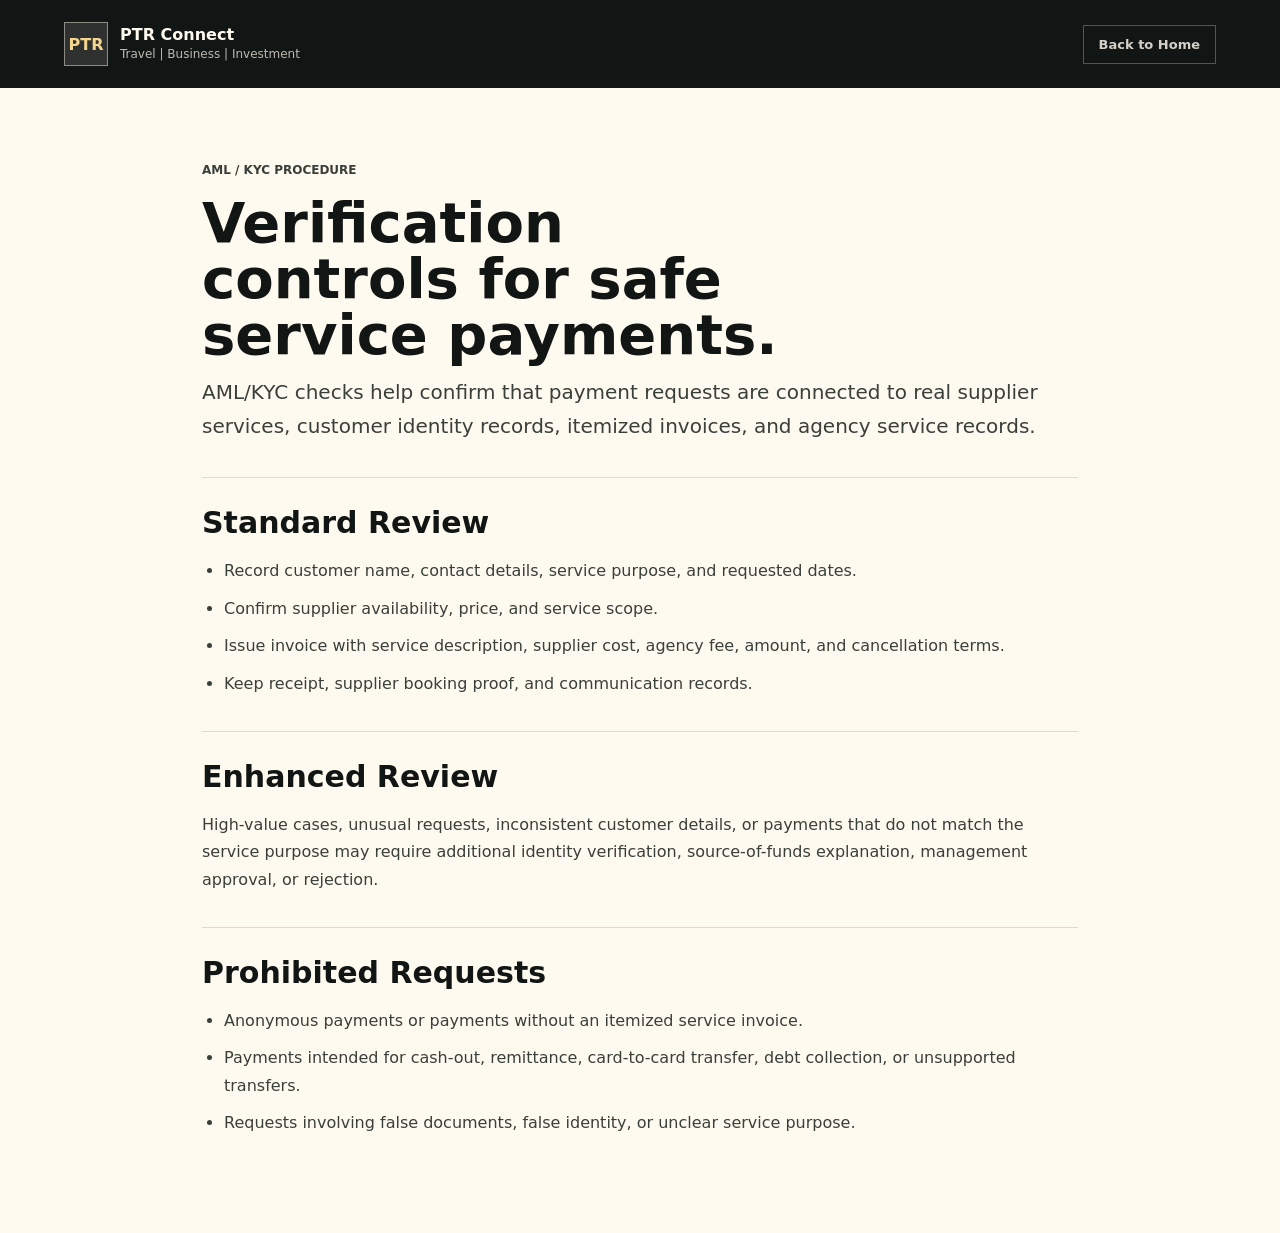
<file: aml-kyc.html>
<!doctype html>
<html lang="en">
  <head>
    <meta charset="utf-8" />
    <meta name="viewport" content="width=device-width, initial-scale=1" />
    <title>AML / KYC Procedure | PTR Connect</title>
    <link rel="stylesheet" href="./styles.css" />
  </head>
  <body class="policy-page">
    <header class="policy-header">
      <a class="brand" href="./index.html">
        <span class="brand-mark">PTR</span>
        <span><strong>PTR Connect</strong><small>Travel | Business | Investment</small></span>
      </a>
      <a class="policy-home" href="./index.html">Back to Home</a>
    </header>
    <main class="policy-shell">
      <p class="eyebrow">AML / KYC Procedure</p>
      <h1>Verification controls for safe service payments.</h1>
      <p class="policy-lead">
        AML/KYC checks help confirm that payment requests are connected to real supplier services,
        customer identity records, itemized invoices, and agency service records.
      </p>

      <section>
        <h2>Standard Review</h2>
        <ul>
          <li>Record customer name, contact details, service purpose, and requested dates.</li>
          <li>Confirm supplier availability, price, and service scope.</li>
          <li>Issue invoice with service description, supplier cost, agency fee, amount, and cancellation terms.</li>
          <li>Keep receipt, supplier booking proof, and communication records.</li>
        </ul>
      </section>

      <section>
        <h2>Enhanced Review</h2>
        <p>
          High-value cases, unusual requests, inconsistent customer details, or payments that do not
          match the service purpose may require additional identity verification, source-of-funds
          explanation, management approval, or rejection.
        </p>
      </section>

      <section>
        <h2>Prohibited Requests</h2>
        <ul>
          <li>Anonymous payments or payments without an itemized service invoice.</li>
          <li>Payments intended for cash-out, remittance, card-to-card transfer, debt collection, or unsupported transfers.</li>
          <li>Requests involving false documents, false identity, or unclear service purpose.</li>
        </ul>
      </section>
    </main>
  </body>
</html>
</file>
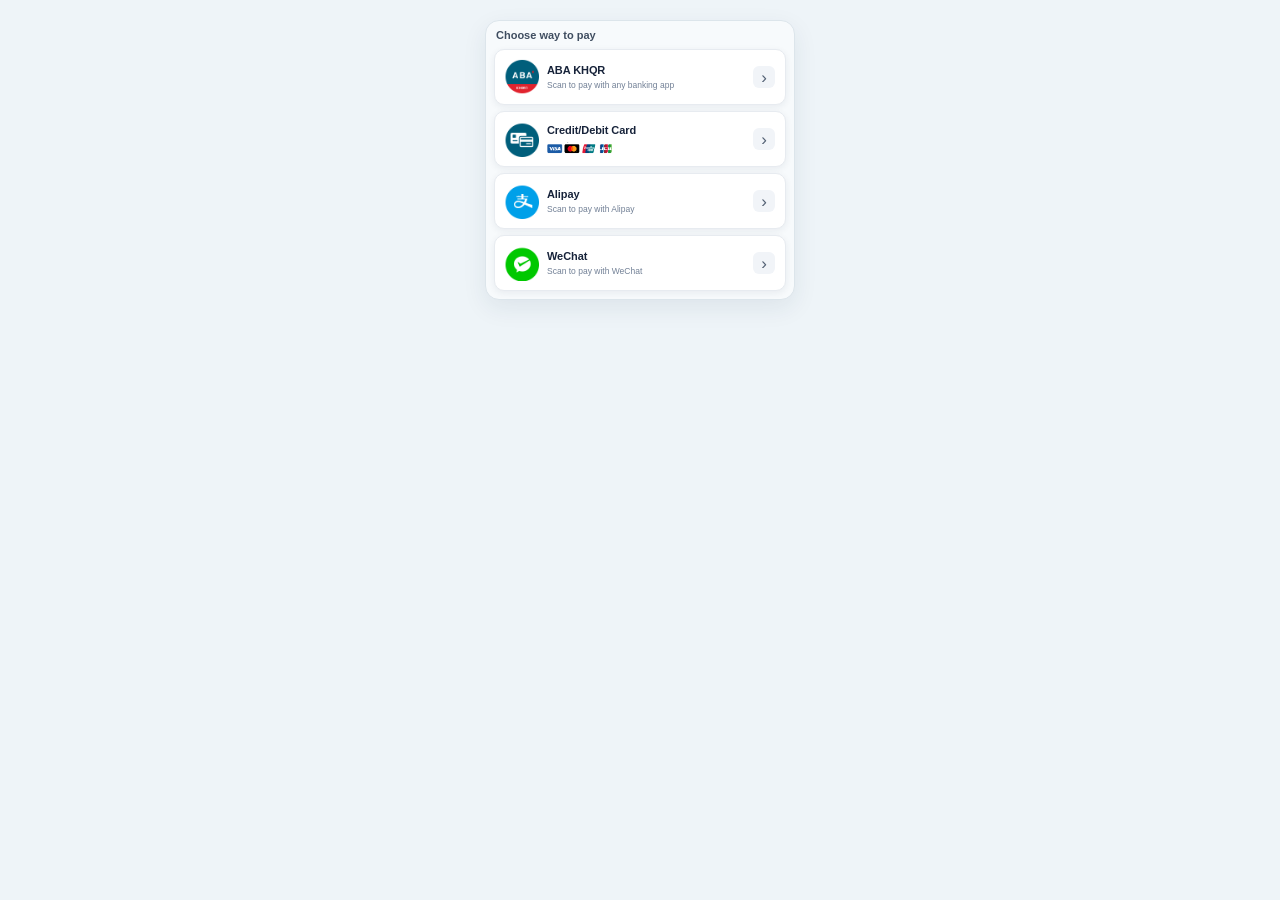
<file: checkout-reference.html>
<!doctype html>
<html lang="en">
<head>
<meta charset="utf-8">
<meta name="viewport" content="width=device-width, initial-scale=1">
<title>PTR Connect — ABA Payment Selector UI</title>
<style>
:root{
  --ink:#17233a;
  --muted:#728096;
  --soft:#f1f4f8;
  --border:#e7ebf0;
  --page:#eef4f8;
  --selected:#00a7bd;
}
*{box-sizing:border-box}
body{
  margin:0;
  background:var(--page);
  color:var(--ink);
  font-family:Inter,"SF Pro Text","Segoe UI",Arial,sans-serif;
  -webkit-font-smoothing:antialiased;
}
.wrap{
  width:min(calc(100% - 20px), 310px);
  margin:20px auto;
  padding:8px;
  border:1px solid #dce5eb;
  border-radius:14px;
  background:#f7fafc;
  box-shadow:0 8px 24px rgba(23,49,77,.08);
}
.title{
  margin:0 2px 8px;
  color:#3f4d60;
  font-size:11px;
  font-weight:600;
}
.selector{
  display:flex;
  flex-direction:column;
  gap:6px;
}
.method{
  width:100%;
  min-height:56px;
  display:grid;
  grid-template-columns:36px minmax(0,1fr) 24px;
  align-items:center;
  gap:8px;
  padding:6px 8px;
  background:#fff;
  border:1px solid var(--border);
  border-radius:10px;
  box-shadow:0 2px 7px rgba(24,45,70,.07);
  text-align:left;
  color:inherit;
  cursor:pointer;
  transition:border-color .15s ease,box-shadow .15s ease,transform .15s ease;
}
.method:hover{
  border-color:#cdd8e2;
  transform:translateY(-1px);
}
.method[aria-pressed="true"]{
  border-color:var(--border);
  box-shadow:0 2px 7px rgba(24,45,70,.07);
}
.icon{
  width:36px;
  height:36px;
  display:grid;
  place-items:center;
}
.icon img{
  max-width:100%;
  max-height:100%;
  width:auto;
  height:auto;
  object-fit:contain;
  display:block;
}
.copy{
  min-width:0;
}
.copy b{
  display:block;
  font-size:11px;
  line-height:1.2;
  font-weight:700;
  letter-spacing:-.08px;
}
.copy p{
  margin:3px 0 0;
  font-size:8.5px;
  line-height:1.25;
  color:var(--muted);
}
.brands{
  display:block;
  margin-top:4px;
}
.brands img{
  height:12px;
  width:auto;
  max-width:100%;
  object-fit:contain;
  display:block;
}
.arrow{
  width:22px;
  height:22px;
  display:grid;
  place-items:center;
  background:var(--soft);
  border-radius:6px;
  color:#536174;
  font-size:17px;
  line-height:1;
  font-weight:500;
}
.note{
  display:none;
}
@media(max-width:560px){
  body{background:#f7fafc}
  .wrap{width:100%;max-width:310px;margin:0 auto;padding:8px;border:0;border-radius:0;box-shadow:none}
}
</style>
</head>
<body>
<main class="wrap">
  <h1 class="title">Choose way to pay</h1>
  <section class="selector" aria-label="Payment methods">

    <button class="method" type="button" data-method="ABA KHQR" aria-pressed="true">
      <span class="icon"><img src="[data-uri]" alt="ABA KHQR"></span>
      <span class="copy">
        <b>ABA KHQR</b>
        <p>Scan to pay with any banking app</p>
      </span>
      <span class="arrow">›</span>
    </button>

    <button class="method" type="button" data-method="Credit/Debit Card" aria-pressed="false">
      <span class="icon"><img src="[data-uri]" alt="Credit and debit card"></span>
      <span class="copy">
        <b>Credit/Debit Card</b>
        <span class="brands"><img src="[data-uri]" alt="Visa Mastercard UnionPay JCB"></span>
      </span>
      <span class="arrow">›</span>
    </button>

    <button class="method" type="button" data-method="Alipay" aria-pressed="false">
      <span class="icon"><img src="[data-uri]" alt="Alipay"></span>
      <span class="copy">
        <b>Alipay</b>
        <p>Scan to pay with Alipay</p>
      </span>
      <span class="arrow">›</span>
    </button>

    <button class="method" type="button" data-method="WeChat" aria-pressed="false">
      <span class="icon"><img src="[data-uri]" alt="WeChat"></span>
      <span class="copy">
        <b>WeChat</b>
        <p>Scan to pay with WeChat</p>
      </span>
      <span class="arrow">›</span>
    </button>
  </section>

  <p class="note">UI-only prototype. No ABA PayWay API, callback, booking, invoice, backend, or production configuration is changed.</p>
</main>
<script>
const methods=[...document.querySelectorAll(".method")];
methods.forEach(btn=>{
  btn.addEventListener("click",()=>{
    methods.forEach(x=>x.setAttribute("aria-pressed","false"));
    btn.setAttribute("aria-pressed","true");
  });
});
</script>
</body>
</html>
</file>
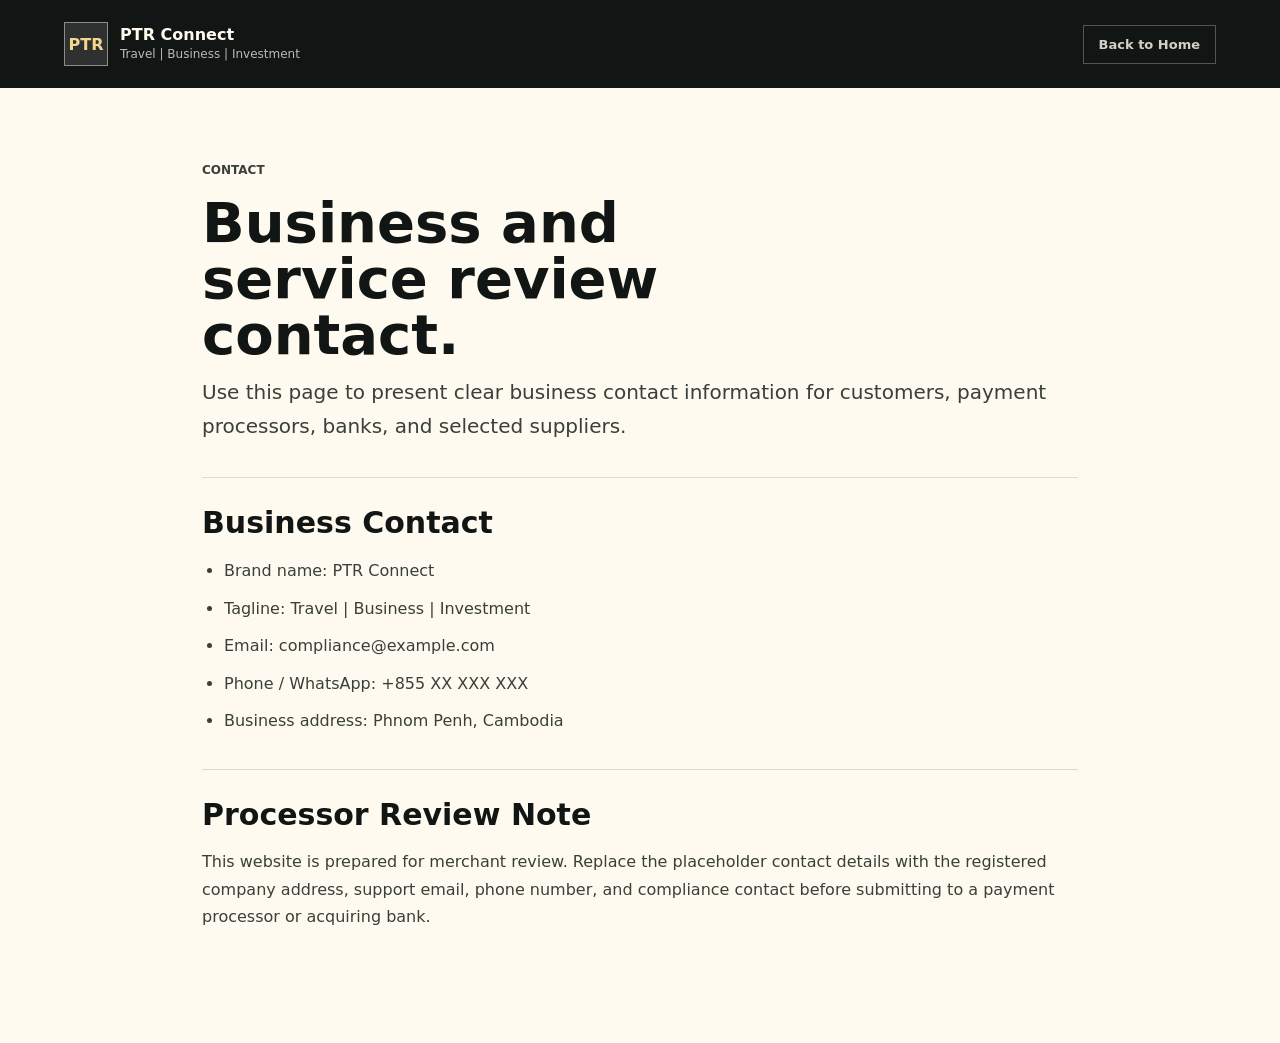
<file: contact.html>
<!doctype html>
<html lang="en">
  <head>
    <meta charset="utf-8" />
    <meta name="viewport" content="width=device-width, initial-scale=1" />
    <title>Contact | PTR Connect</title>
    <link rel="stylesheet" href="./styles.css" />
  </head>
  <body class="policy-page">
    <header class="policy-header">
      <a class="brand" href="./index.html">
        <span class="brand-mark">PTR</span>
        <span><strong>PTR Connect</strong><small>Travel | Business | Investment</small></span>
      </a>
      <a class="policy-home" href="./index.html">Back to Home</a>
    </header>
    <main class="policy-shell">
      <p class="eyebrow">Contact</p>
      <h1>Business and service review contact.</h1>
      <p class="policy-lead">
        Use this page to present clear business contact information for customers, payment
        processors, banks, and selected suppliers.
      </p>

      <section>
        <h2>Business Contact</h2>
        <ul>
          <li>Brand name: PTR Connect</li>
          <li>Tagline: Travel | Business | Investment</li>
          <li>Email: compliance@example.com</li>
          <li>Phone / WhatsApp: +855 XX XXX XXX</li>
          <li>Business address: Phnom Penh, Cambodia</li>
        </ul>
      </section>

      <section>
        <h2>Processor Review Note</h2>
        <p>
          This website is prepared for merchant review. Replace the placeholder contact details with
          the registered company address, support email, phone number, and compliance contact before
          submitting to a payment processor or acquiring bank.
        </p>
      </section>
    </main>
  </body>
</html>
</file>
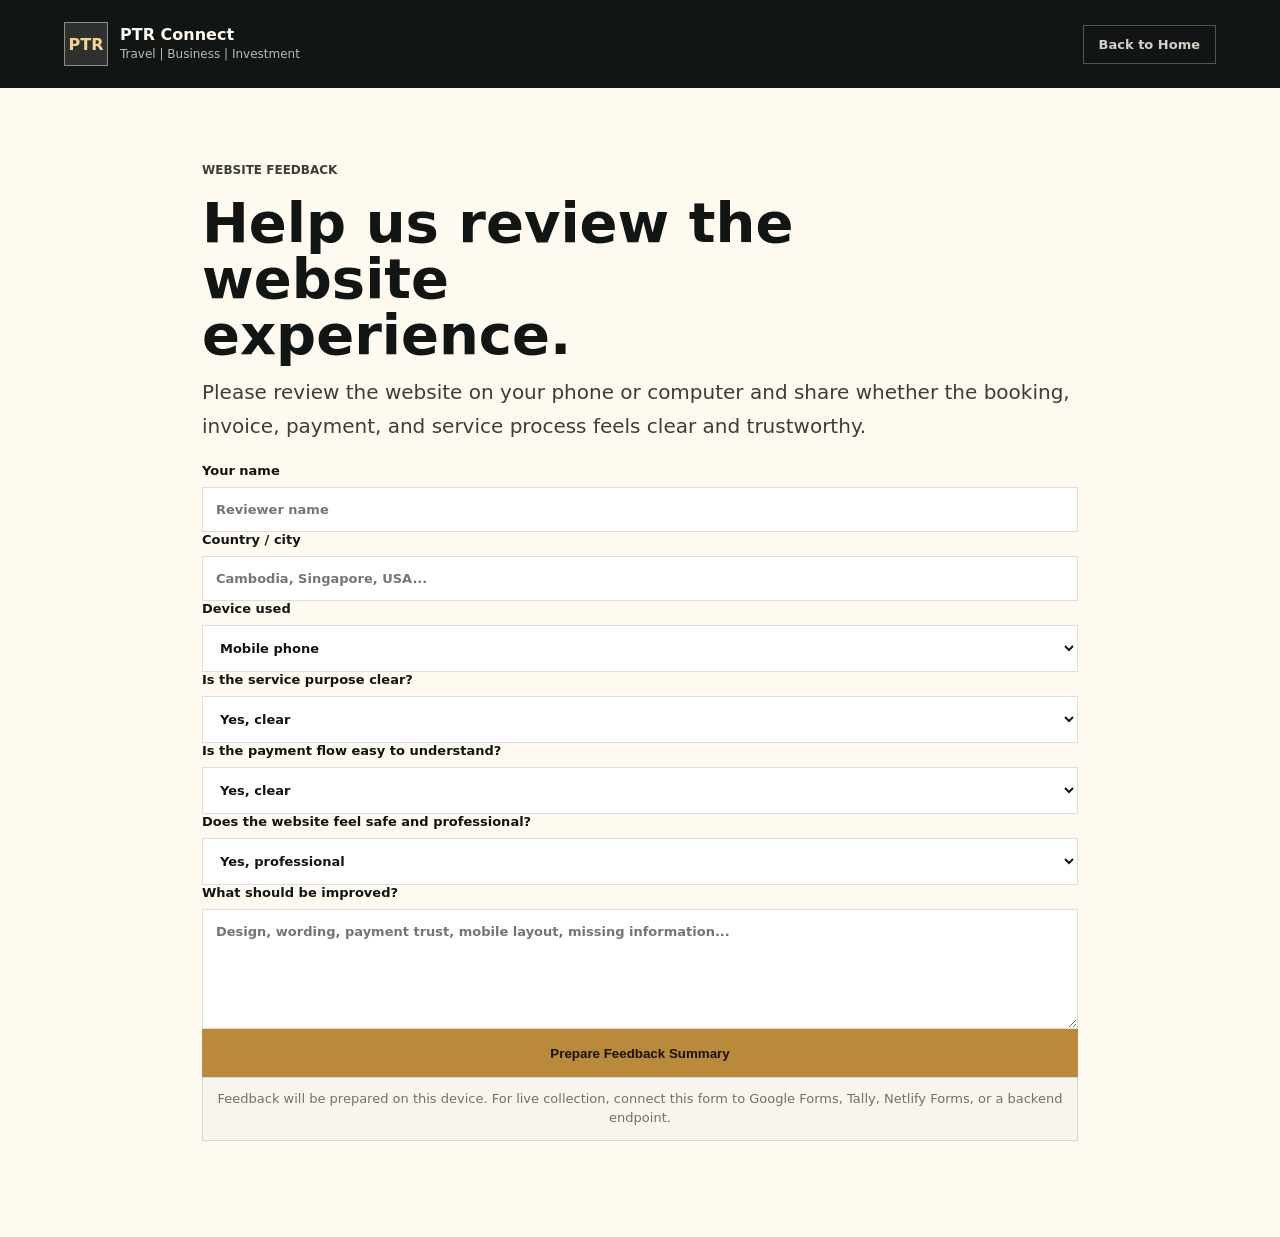
<file: feedback.html>
<!doctype html>
<html lang="en">
  <head>
    <meta charset="utf-8" />
    <meta name="viewport" content="width=device-width, initial-scale=1" />
    <title>Website Feedback | PTR Connect</title>
    <link rel="stylesheet" href="./styles.css" />
  </head>
  <body class="policy-page">
    <header class="policy-header">
      <a class="brand" href="./index.html">
        <span class="brand-mark">PTR</span>
        <span><strong>PTR Connect</strong><small>Travel | Business | Investment</small></span>
      </a>
      <a class="policy-home" href="./index.html">Back to Home</a>
    </header>
    <main class="policy-shell feedback-shell">
      <p class="eyebrow">Website Feedback</p>
      <h1>Help us review the website experience.</h1>
      <p class="policy-lead">
        Please review the website on your phone or computer and share whether the booking,
        invoice, payment, and service process feels clear and trustworthy.
      </p>

      <form class="feedback-form" action="#" method="post">
        <label>
          Your name
          <input type="text" name="reviewer_name" placeholder="Reviewer name" />
        </label>
        <label>
          Country / city
          <input type="text" name="reviewer_location" placeholder="Cambodia, Singapore, USA..." />
        </label>
        <label>
          Device used
          <select name="device">
            <option>Mobile phone</option>
            <option>Tablet</option>
            <option>Laptop / desktop</option>
          </select>
        </label>
        <label>
          Is the service purpose clear?
          <select name="service_clarity">
            <option>Yes, clear</option>
            <option>Mostly clear</option>
            <option>Not clear</option>
          </select>
        </label>
        <label>
          Is the payment flow easy to understand?
          <select name="payment_clarity">
            <option>Yes, clear</option>
            <option>Mostly clear</option>
            <option>Not clear</option>
          </select>
        </label>
        <label>
          Does the website feel safe and professional?
          <select name="trust_level">
            <option>Yes, professional</option>
            <option>Acceptable</option>
            <option>Needs improvement</option>
          </select>
        </label>
        <label>
          What should be improved?
          <textarea name="comments" rows="6" placeholder="Design, wording, payment trust, mobile layout, missing information..."></textarea>
        </label>
        <button class="button primary full" type="submit">Prepare Feedback Summary</button>
        <div class="request-status" id="feedbackStatus" role="status" aria-live="polite">
          Feedback will be prepared on this device. For live collection, connect this form to Google Forms, Tally, Netlify Forms, or a backend endpoint.
        </div>
      </form>
    </main>
    <script src="./app.js"></script>
  </body>
</html>
</file>
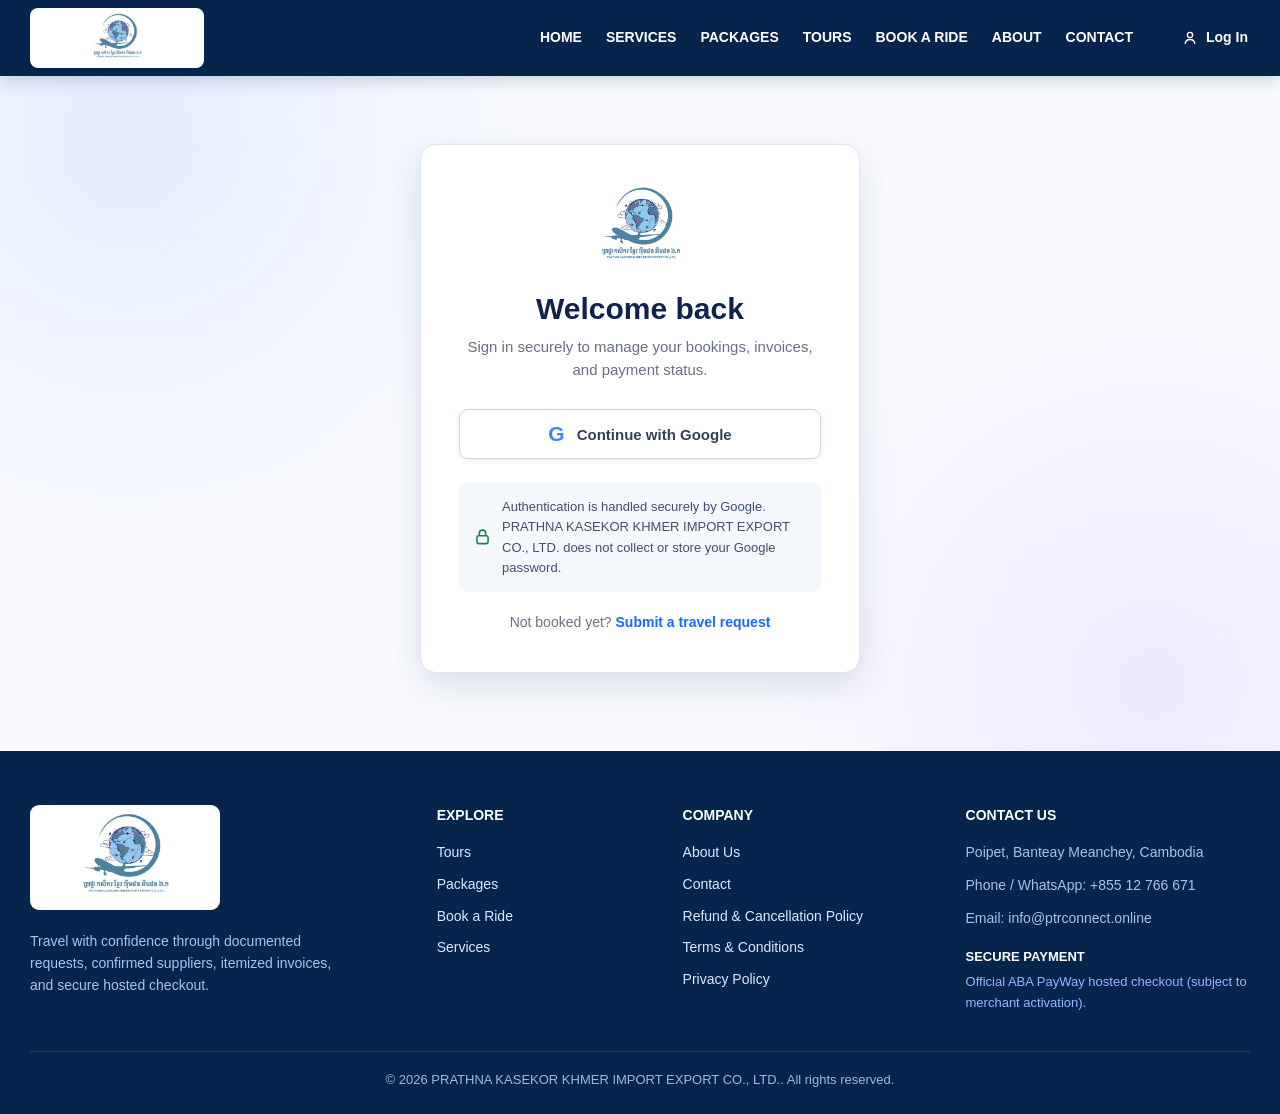
<file: login.html>
<!doctype html>
<html lang="en">
<head>
  <meta charset="utf-8">
  <meta name="viewport" content="width=device-width, initial-scale=1">
  <meta name="description" content="Sign in securely to PRATHNA KASEKOR KHMER IMPORT EXPORT CO., LTD. to review bookings, invoices, and payment status.">
  <title>Log In | PRATHNA KASEKOR KHMER IMPORT EXPORT CO., LTD.</title>
  <link rel="icon" type="image/png" href="assets/prathna-kasekor-khmer-logo.png">
  <link rel="apple-touch-icon" href="assets/prathna-kasekor-khmer-logo.png">
  <style>
    :root {
      --navy: #06244c;
      --navy-deep: #031b3a;
      --blue: #1769ff;
      --purple: #762cff;
      --ink: #10234a;
      --muted: #667085;
      --line: #dfe5ef;
      --orange: #ff7a16;
      --white: #fff;
    }
    * { box-sizing: border-box; }
    html { scroll-behavior: smooth; }
    body {
      margin: 0;
      color: var(--ink);
      background: #f7f9fd;
      font-family: Arial, Helvetica, sans-serif;
      line-height: 1.55;
    }
    a { color: inherit; }
    .site-header {
      position: sticky;
      top: 0;
      z-index: 20;
      background: var(--navy);
      box-shadow: 0 4px 16px rgba(3, 27, 58, .18);
    }
    .nav-wrap {
      width: min(1220px, calc(100% - 40px));
      min-height: 76px;
      margin: auto;
      display: flex;
      align-items: center;
      gap: 28px;
    }
    .brand { display: inline-flex; align-items: center; flex: 0 0 auto; }
    .brand img {
      display: block;
      width: 174px;
      height: 60px;
      object-fit: contain;
      background: #fff;
      border-radius: 8px;
      padding: 3px 8px;
    }
    .nav-links {
      display: flex;
      align-items: center;
      justify-content: center;
      gap: 24px;
      margin-left: auto;
    }
    .nav-links a,
    .login-link {
      color: #fff;
      text-decoration: none;
      font-size: 14px;
      font-weight: 700;
      white-space: nowrap;
    }
    .nav-links a:hover,
    .nav-links a:focus-visible,
    .login-link:hover,
    .login-link:focus-visible { color: #9ec5ff; }
    .login-link {
      display: inline-flex;
      align-items: center;
      gap: 7px;
      padding: 10px 2px;
      margin-left: 18px;
    }
    .login-link svg { width: 18px; height: 18px; }
    .menu-toggle {
      display: none;
      margin-left: auto;
      color: #fff;
      background: transparent;
      border: 1px solid rgba(255,255,255,.4);
      border-radius: 8px;
      padding: 8px 10px;
      font-size: 20px;
      cursor: pointer;
    }
    .mobile-nav { display: none; }
    main {
      min-height: 570px;
      padding: 68px 20px 78px;
      background:
        radial-gradient(circle at 10% 10%, rgba(23,105,255,.09), transparent 30%),
        radial-gradient(circle at 90% 90%, rgba(118,44,255,.08), transparent 30%),
        #f8faff;
    }
    .login-card {
      width: min(440px, 100%);
      margin: auto;
      padding: 38px;
      background: var(--white);
      border: 1px solid var(--line);
      border-radius: 16px;
      box-shadow: 0 12px 36px rgba(16,35,74,.12);
      text-align: center;
    }
    .login-card .mini-logo {
      width: 150px;
      height: 88px;
      object-fit: contain;
      margin-bottom: 12px;
    }
    h1 { margin: 0 0 8px; font-size: 30px; line-height: 1.2; }
    .intro { margin: 0 0 28px; color: var(--muted); font-size: 15px; }
    .google-login {
      display: flex;
      align-items: center;
      justify-content: center;
      gap: 12px;
      min-height: 50px;
      padding: 12px 18px;
      color: #344054;
      background: #fff;
      border: 1px solid #cfd6e2;
      border-radius: 9px;
      box-shadow: 0 2px 5px rgba(16,35,74,.08);
      text-decoration: none;
      font-size: 15px;
      font-weight: 700;
    }
    .google-login:hover,
    .google-login:focus-visible { border-color: var(--blue); box-shadow: 0 0 0 3px rgba(23,105,255,.12); }
    .google-mark { font: 700 21px Arial, sans-serif; color: #4285f4; }
    .secure-note {
      display: flex;
      gap: 10px;
      margin: 24px 0 0;
      padding: 14px;
      color: #405071;
      background: #f4f7fc;
      border-radius: 9px;
      text-align: left;
      font-size: 13px;
    }
    .secure-note svg { flex: 0 0 19px; color: #16834a; }
    .booking-help { margin: 20px 0 0; color: var(--muted); font-size: 14px; }
    .booking-help a { color: var(--blue); font-weight: 700; text-decoration: none; }
    .site-footer { color: #dbe8ff; background: var(--navy); }
    .footer-grid {
      width: min(1220px, calc(100% - 40px));
      margin: auto;
      padding: 54px 0 38px;
      display: grid;
      grid-template-columns: 1.45fr .8fr .95fr 1.15fr;
      gap: 48px;
    }
    .footer-logo { width: 190px; height: 105px; object-fit: contain; background: #fff; border-radius: 9px; padding: 4px; }
    .footer-copy { max-width: 310px; color: #aac2e8; font-size: 14px; }
    .footer-title { margin: 0 0 16px; color: #fff; font-size: 14px; text-transform: uppercase; }
    .footer-links { display: grid; gap: 10px; }
    .footer-links a { color: #dbe8ff; text-decoration: none; font-size: 14px; }
    .footer-links a:hover { color: #9ec5ff; }
    .contact-list { display: grid; gap: 11px; color: #aac2e8; font-size: 14px; }
    .payment-note { margin-top: 18px; color: #fff; font-size: 13px; font-weight: 700; }
    .payment-note span { display: block; margin-top: 5px; color: #91b9ff; font-weight: 400; }
    .copyright {
      width: min(1220px, calc(100% - 40px));
      margin: auto;
      padding: 18px 0 24px;
      border-top: 1px solid rgba(255,255,255,.13);
      color: #9fb8df;
      font-size: 13px;
      text-align: center;
    }
    @media (max-width: 1000px) {
      .nav-links, .login-link { display: none; }
      .menu-toggle { display: inline-block; }
      .mobile-nav.open {
        display: grid;
        gap: 0;
        padding: 8px 20px 18px;
        border-top: 1px solid rgba(255,255,255,.12);
      }
      .mobile-nav a { padding: 11px 0; color: #fff; text-decoration: none; font-size: 14px; font-weight: 700; }
      .footer-grid { grid-template-columns: 1fr 1fr; }
    }
    @media (max-width: 620px) {
      .nav-wrap { width: min(100% - 24px, 1220px); min-height: 68px; }
      .brand img { width: 138px; height: 52px; }
      main { padding: 42px 14px 54px; min-height: 520px; }
      .login-card { padding: 28px 22px; }
      h1 { font-size: 26px; }
      .footer-grid { width: min(100% - 32px, 1220px); grid-template-columns: 1fr; gap: 30px; padding-top: 42px; }
      .copyright { width: min(100% - 32px, 1220px); }
    }
  </style>
</head>
<body>
  <header class="site-header">
    <div class="nav-wrap">
      <a class="brand" href="index.html#top" aria-label="PRATHNA KASEKOR KHMER IMPORT EXPORT CO., LTD. home">
        <img src="assets/prathna-kasekor-khmer-logo.png" alt="PRATHNA KASEKOR KHMER IMPORT EXPORT CO., LTD. Travel and Tours online">
      </a>
      <nav class="nav-links" aria-label="Primary navigation">
        <a href="index.html#top">HOME</a>
        <a href="index.html#services">SERVICES</a>
        <a href="index.html#packages">PACKAGES</a>
        <a href="index.html#request">TOURS</a>
        <a href="index.html#request">BOOK A RIDE</a>
        <a href="index.html#company">ABOUT</a>
        <a href="index.html#contact">CONTACT</a>
      </nav>
      <a class="login-link" href="#login" aria-current="page">
        <svg viewBox="0 0 24 24" fill="none" stroke="currentColor" stroke-width="1.8" aria-hidden="true"><circle cx="12" cy="8" r="3.5"></circle><path d="M5.5 20c.4-4 2.8-6 6.5-6s6.1 2 6.5 6"></path></svg>
        <span>Log In</span>
      </a>
      <button class="menu-toggle" type="button" aria-expanded="false" aria-controls="mobileNav" aria-label="Open navigation">☰</button>
    </div>
    <nav class="mobile-nav" id="mobileNav" aria-label="Mobile navigation">
      <a href="index.html#top">HOME</a><a href="index.html#services">SERVICES</a><a href="index.html#packages">PACKAGES</a>
      <a href="index.html#request">TOURS</a><a href="index.html#request">BOOK A RIDE</a><a href="index.html#company">ABOUT</a>
      <a href="index.html#contact">CONTACT</a><a href="#login">LOG IN</a>
    </nav>
  </header>

  <main id="login">
    <section class="login-card" aria-labelledby="loginTitle">
      <img class="mini-logo" src="assets/prathna-kasekor-khmer-logo.png" alt="PRATHNA KASEKOR KHMER IMPORT EXPORT CO., LTD. Travel and Tours">
      <h1 id="loginTitle">Welcome back</h1>
      <p class="intro">Sign in securely to manage your bookings, invoices, and payment status.</p>
      <a class="google-login" href="https://ptr-connect-api.onrender.com/auth/google">
        <span class="google-mark" aria-hidden="true">G</span>
        <span>Continue with Google</span>
      </a>
      <div class="secure-note">
        <svg viewBox="0 0 24 24" fill="none" stroke="currentColor" stroke-width="2" aria-hidden="true"><rect x="5" y="10" width="14" height="10" rx="2"></rect><path d="M8 10V7a4 4 0 0 1 8 0v3"></path></svg>
        <span>Authentication is handled securely by Google. PRATHNA KASEKOR KHMER IMPORT EXPORT CO., LTD. does not collect or store your Google password.</span>
      </div>
      <p class="booking-help">Not booked yet? <a href="index.html#request">Submit a travel request</a></p>
    </section>
  </main>

  <footer class="site-footer">
    <div class="footer-grid">
      <section>
        <img class="footer-logo" src="assets/prathna-kasekor-khmer-logo.png" alt="PRATHNA KASEKOR KHMER IMPORT EXPORT CO., LTD. Travel and Tours online">
        <p class="footer-copy">Travel with confidence through documented requests, confirmed suppliers, itemized invoices, and secure hosted checkout.</p>
      </section>
      <section>
        <h2 class="footer-title">Explore</h2>
        <div class="footer-links">
          <a href="index.html#request">Tours</a><a href="index.html#packages">Packages</a>
          <a href="index.html#request">Book a Ride</a><a href="index.html#services">Services</a>
        </div>
      </section>
      <section>
        <h2 class="footer-title">Company</h2>
        <div class="footer-links">
          <a href="index.html#company">About Us</a><a href="index.html#contact">Contact</a>
          <a href="https://www.ptrconnect.online/refund-policy.html">Refund &amp; Cancellation Policy</a>
          <a href="https://www.ptrconnect.online/terms.html">Terms &amp; Conditions</a><a href="https://www.ptrconnect.online/privacy.html">Privacy Policy</a>
        </div>
      </section>
      <section>
        <h2 class="footer-title">Contact Us</h2>
        <div class="contact-list">
          <span>Poipet, Banteay Meanchey, Cambodia</span>
          <span>Phone / WhatsApp: +855 12 766 671</span>
          <span>Email: info@ptrconnect.online</span>
        </div>
        <div class="payment-note">SECURE PAYMENT<span>Official ABA PayWay hosted checkout (subject to merchant activation).</span></div>
      </section>
    </div>
    <div class="copyright">© 2026 PRATHNA KASEKOR KHMER IMPORT EXPORT CO., LTD.. All rights reserved.</div>
  </footer>

  <script>
    const toggle = document.querySelector('.menu-toggle');
    const mobileNav = document.getElementById('mobileNav');
    toggle.addEventListener('click', () => {
      const open = mobileNav.classList.toggle('open');
      toggle.setAttribute('aria-expanded', String(open));
      toggle.textContent = open ? '×' : '☰';
    });
  </script>
</body>
</html>
</file>
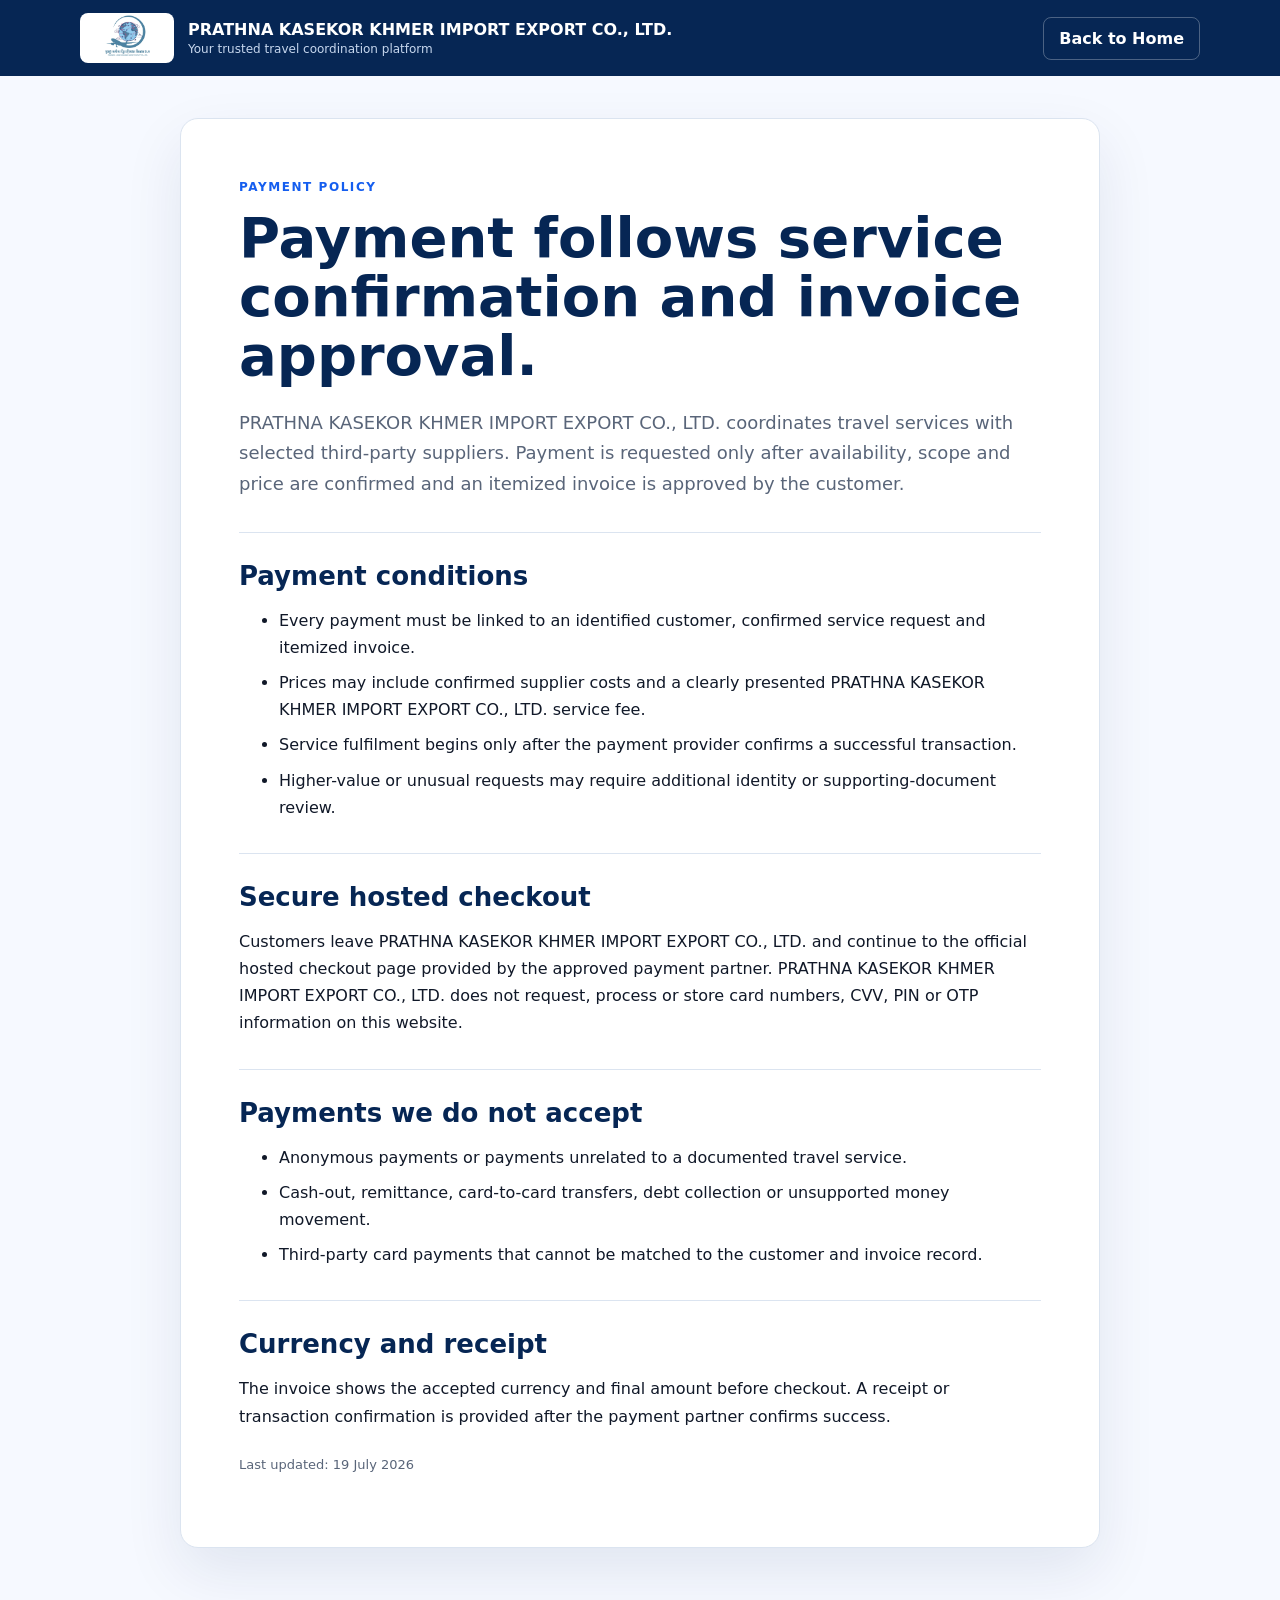
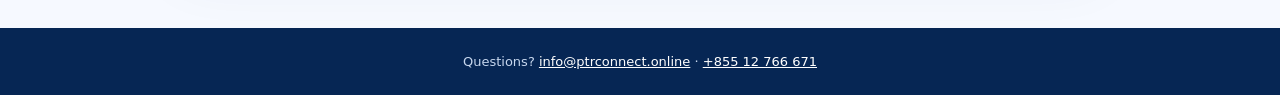
<file: payment-policy.html>
<!doctype html>
<html lang="en">
<head>
  <meta charset="utf-8" />
  <meta name="viewport" content="width=device-width, initial-scale=1" />
  <meta name="description" content="PRATHNA KASEKOR KHMER IMPORT EXPORT CO., LTD. payment policy for confirmed travel services and secure hosted checkout." />
  <title>Payment Policy | PRATHNA KASEKOR KHMER IMPORT EXPORT CO., LTD.</title>
  <link rel="icon" type="image/png" href="assets/prathna-kasekor-khmer-logo.png" />
  <link rel="stylesheet" href="policy-styles.css" />
</head>
<body>
  <header class="policy-header">
    <a class="policy-brand" href="index.html"><img src="assets/prathna-kasekor-khmer-logo.png" alt="PRATHNA KASEKOR KHMER IMPORT EXPORT CO., LTD." /><span><strong>PRATHNA KASEKOR KHMER IMPORT EXPORT CO., LTD.</strong><small>Your trusted travel coordination platform</small></span></a>
    <a class="policy-home" href="index.html">Back to Home</a>
  </header>
  <main class="policy-shell">
    <p class="eyebrow">Payment Policy</p>
    <h1>Payment follows service confirmation and invoice approval.</h1>
    <p class="policy-lead">PRATHNA KASEKOR KHMER IMPORT EXPORT CO., LTD. coordinates travel services with selected third-party suppliers. Payment is requested only after availability, scope and price are confirmed and an itemized invoice is approved by the customer.</p>
    <section><h2>Payment conditions</h2><ul>
      <li>Every payment must be linked to an identified customer, confirmed service request and itemized invoice.</li>
      <li>Prices may include confirmed supplier costs and a clearly presented PRATHNA KASEKOR KHMER IMPORT EXPORT CO., LTD. service fee.</li>
      <li>Service fulfilment begins only after the payment provider confirms a successful transaction.</li>
      <li>Higher-value or unusual requests may require additional identity or supporting-document review.</li>
    </ul></section>
    <section><h2>Secure hosted checkout</h2><p>Customers leave PRATHNA KASEKOR KHMER IMPORT EXPORT CO., LTD. and continue to the official hosted checkout page provided by the approved payment partner. PRATHNA KASEKOR KHMER IMPORT EXPORT CO., LTD. does not request, process or store card numbers, CVV, PIN or OTP information on this website.</p></section>
    <section><h2>Payments we do not accept</h2><ul>
      <li>Anonymous payments or payments unrelated to a documented travel service.</li>
      <li>Cash-out, remittance, card-to-card transfers, debt collection or unsupported money movement.</li>
      <li>Third-party card payments that cannot be matched to the customer and invoice record.</li>
    </ul></section>
    <section><h2>Currency and receipt</h2><p>The invoice shows the accepted currency and final amount before checkout. A receipt or transaction confirmation is provided after the payment partner confirms success.</p></section>
    <p class="policy-meta">Last updated: 19 July 2026</p>
  </main>
  <footer class="policy-footer">Questions? <a href="mailto:info@ptrconnect.online">info@ptrconnect.online</a> · <a href="tel:+85512766671">+855 12 766 671</a></footer>
</body>
</html>
</file>
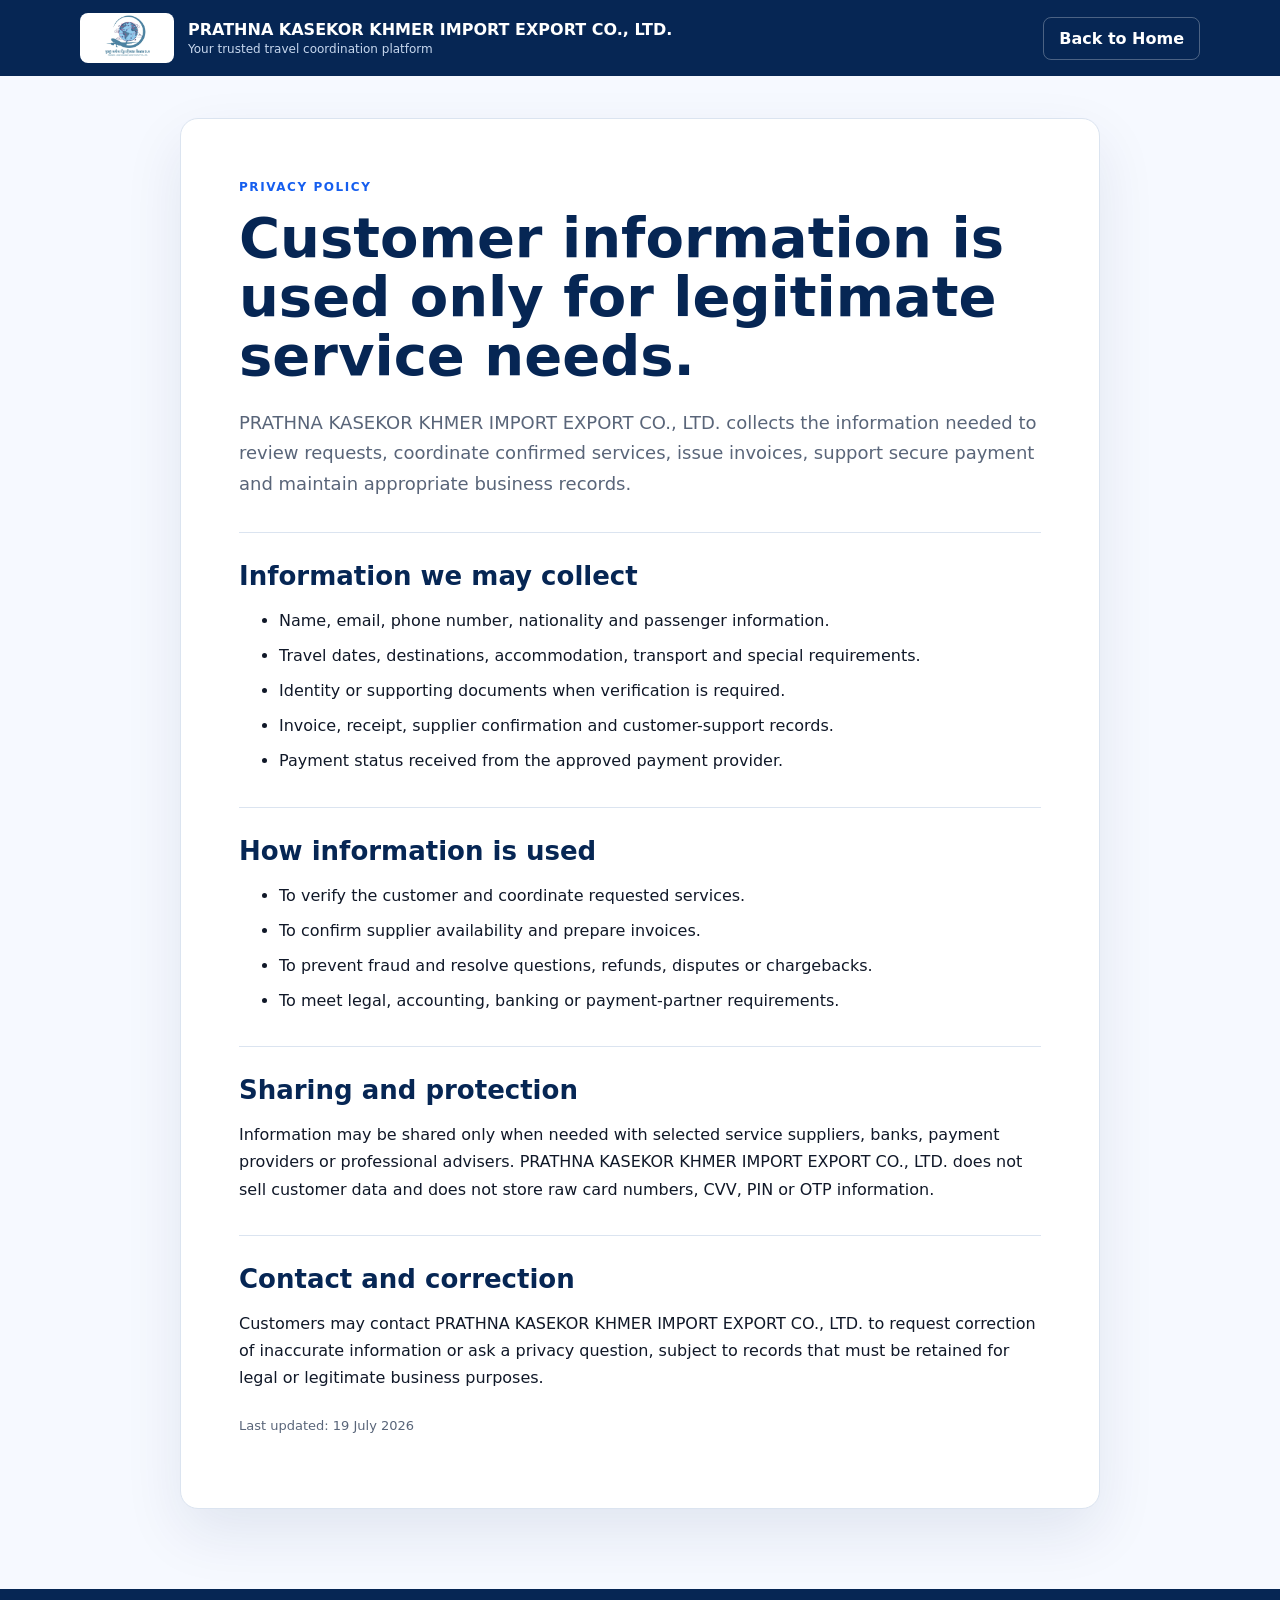
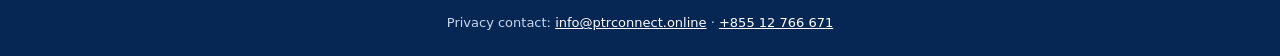
<file: privacy.html>
<!doctype html>
<html lang="en">
<head>
  <meta charset="utf-8" />
  <meta name="viewport" content="width=device-width, initial-scale=1" />
  <meta name="description" content="PRATHNA KASEKOR KHMER IMPORT EXPORT CO., LTD. privacy policy for customer and booking information." />
  <title>Privacy Policy | PRATHNA KASEKOR KHMER IMPORT EXPORT CO., LTD.</title>
  <link rel="icon" type="image/png" href="assets/prathna-kasekor-khmer-logo.png" />
  <link rel="stylesheet" href="policy-styles.css" />
</head>
<body>
  <header class="policy-header"><a class="policy-brand" href="index.html"><img src="assets/prathna-kasekor-khmer-logo.png" alt="PRATHNA KASEKOR KHMER IMPORT EXPORT CO., LTD." /><span><strong>PRATHNA KASEKOR KHMER IMPORT EXPORT CO., LTD.</strong><small>Your trusted travel coordination platform</small></span></a><a class="policy-home" href="index.html">Back to Home</a></header>
  <main class="policy-shell">
    <p class="eyebrow">Privacy Policy</p>
    <h1>Customer information is used only for legitimate service needs.</h1>
    <p class="policy-lead">PRATHNA KASEKOR KHMER IMPORT EXPORT CO., LTD. collects the information needed to review requests, coordinate confirmed services, issue invoices, support secure payment and maintain appropriate business records.</p>
    <section><h2>Information we may collect</h2><ul><li>Name, email, phone number, nationality and passenger information.</li><li>Travel dates, destinations, accommodation, transport and special requirements.</li><li>Identity or supporting documents when verification is required.</li><li>Invoice, receipt, supplier confirmation and customer-support records.</li><li>Payment status received from the approved payment provider.</li></ul></section>
    <section><h2>How information is used</h2><ul><li>To verify the customer and coordinate requested services.</li><li>To confirm supplier availability and prepare invoices.</li><li>To prevent fraud and resolve questions, refunds, disputes or chargebacks.</li><li>To meet legal, accounting, banking or payment-partner requirements.</li></ul></section>
    <section><h2>Sharing and protection</h2><p>Information may be shared only when needed with selected service suppliers, banks, payment providers or professional advisers. PRATHNA KASEKOR KHMER IMPORT EXPORT CO., LTD. does not sell customer data and does not store raw card numbers, CVV, PIN or OTP information.</p></section>
    <section><h2>Contact and correction</h2><p>Customers may contact PRATHNA KASEKOR KHMER IMPORT EXPORT CO., LTD. to request correction of inaccurate information or ask a privacy question, subject to records that must be retained for legal or legitimate business purposes.</p></section>
    <p class="policy-meta">Last updated: 19 July 2026</p>
  </main>
  <footer class="policy-footer">Privacy contact: <a href="mailto:info@ptrconnect.online">info@ptrconnect.online</a> · <a href="tel:+85512766671">+855 12 766 671</a></footer>
</body>
</html>
</file>
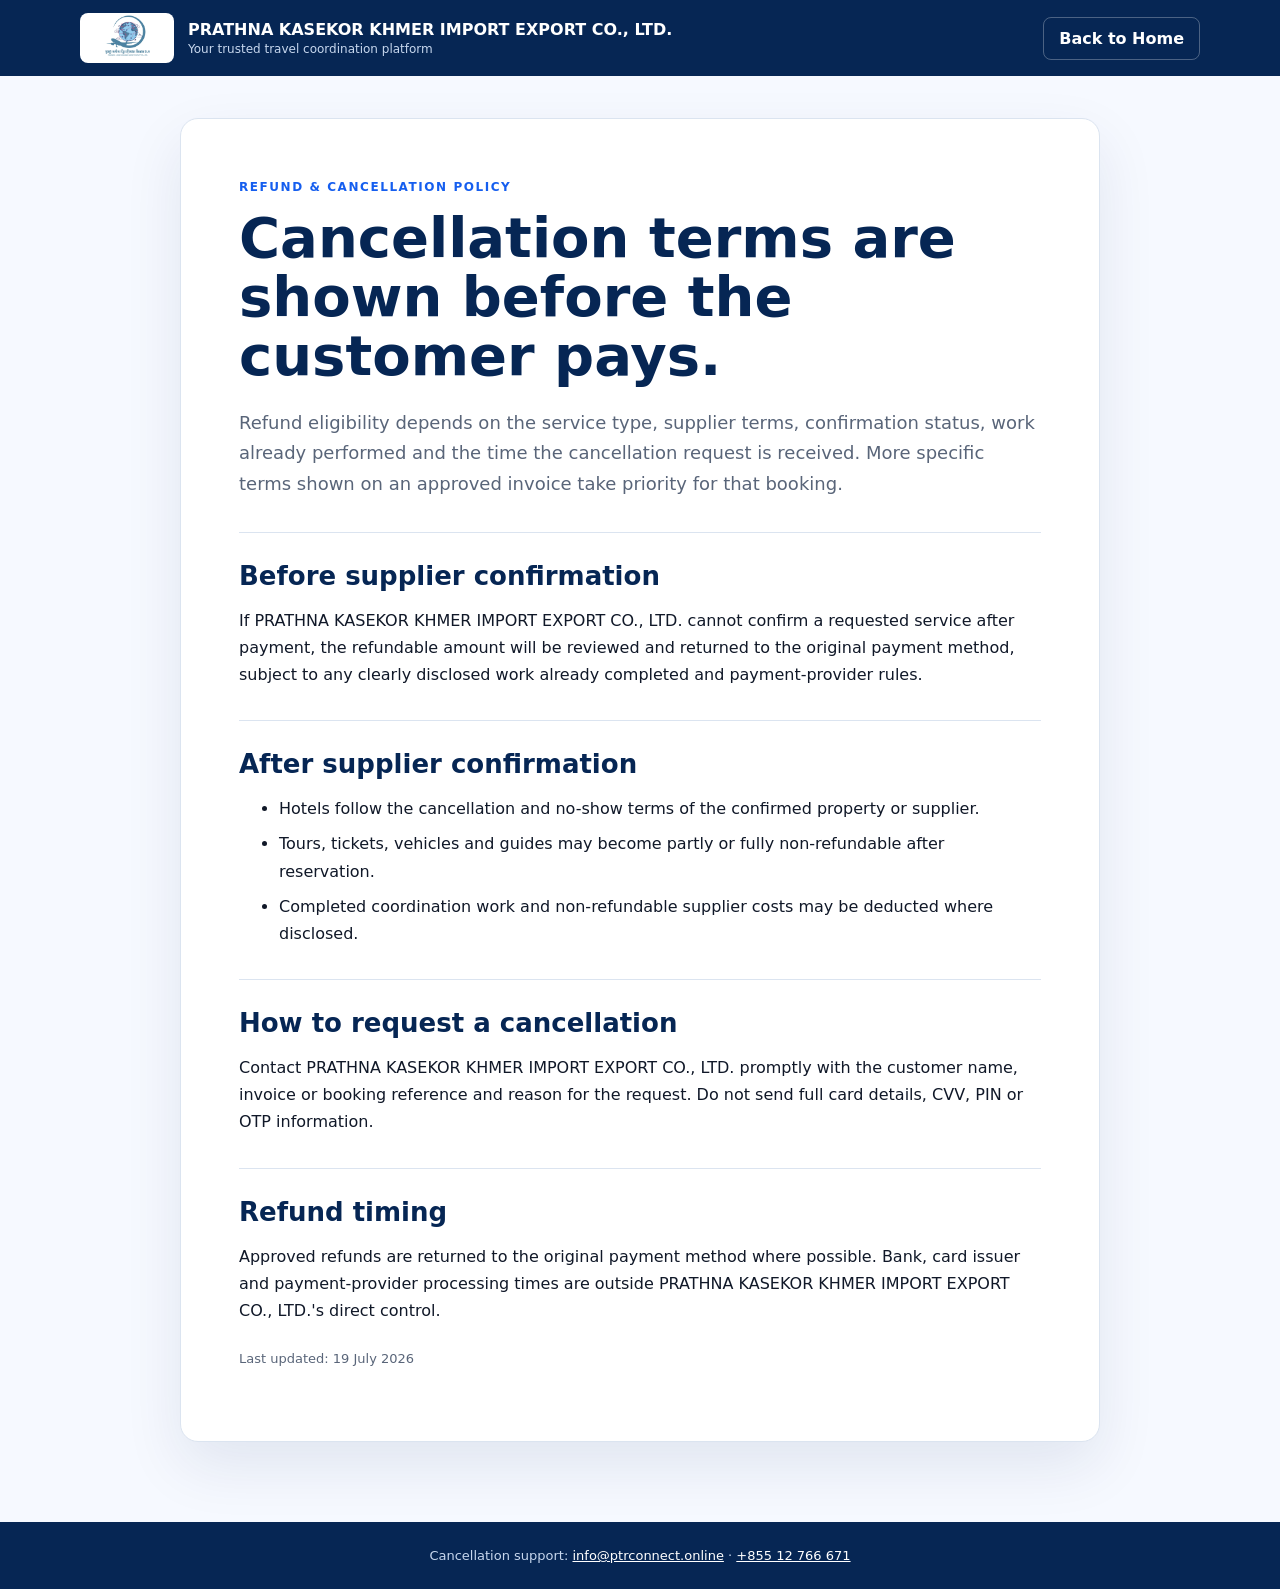
<file: refund-policy.html>
<!doctype html>
<html lang="en">
<head>
  <meta charset="utf-8" />
  <meta name="viewport" content="width=device-width, initial-scale=1" />
  <meta name="description" content="PRATHNA KASEKOR KHMER IMPORT EXPORT CO., LTD. refund and cancellation policy for coordinated travel services." />
  <title>Refund &amp; Cancellation Policy | PRATHNA KASEKOR KHMER IMPORT EXPORT CO., LTD.</title>
  <link rel="icon" type="image/png" href="assets/prathna-kasekor-khmer-logo.png" />
  <link rel="stylesheet" href="policy-styles.css" />
</head>
<body>
  <header class="policy-header"><a class="policy-brand" href="index.html"><img src="assets/prathna-kasekor-khmer-logo.png" alt="PRATHNA KASEKOR KHMER IMPORT EXPORT CO., LTD." /><span><strong>PRATHNA KASEKOR KHMER IMPORT EXPORT CO., LTD.</strong><small>Your trusted travel coordination platform</small></span></a><a class="policy-home" href="index.html">Back to Home</a></header>
  <main class="policy-shell">
    <p class="eyebrow">Refund &amp; Cancellation Policy</p>
    <h1>Cancellation terms are shown before the customer pays.</h1>
    <p class="policy-lead">Refund eligibility depends on the service type, supplier terms, confirmation status, work already performed and the time the cancellation request is received. More specific terms shown on an approved invoice take priority for that booking.</p>
    <section><h2>Before supplier confirmation</h2><p>If PRATHNA KASEKOR KHMER IMPORT EXPORT CO., LTD. cannot confirm a requested service after payment, the refundable amount will be reviewed and returned to the original payment method, subject to any clearly disclosed work already completed and payment-provider rules.</p></section>
    <section><h2>After supplier confirmation</h2><ul><li>Hotels follow the cancellation and no-show terms of the confirmed property or supplier.</li><li>Tours, tickets, vehicles and guides may become partly or fully non-refundable after reservation.</li><li>Completed coordination work and non-refundable supplier costs may be deducted where disclosed.</li></ul></section>
    <section><h2>How to request a cancellation</h2><p>Contact PRATHNA KASEKOR KHMER IMPORT EXPORT CO., LTD. promptly with the customer name, invoice or booking reference and reason for the request. Do not send full card details, CVV, PIN or OTP information.</p></section>
    <section><h2>Refund timing</h2><p>Approved refunds are returned to the original payment method where possible. Bank, card issuer and payment-provider processing times are outside PRATHNA KASEKOR KHMER IMPORT EXPORT CO., LTD.'s direct control.</p></section>
    <p class="policy-meta">Last updated: 19 July 2026</p>
  </main>
  <footer class="policy-footer">Cancellation support: <a href="mailto:info@ptrconnect.online">info@ptrconnect.online</a> · <a href="tel:+85512766671">+855 12 766 671</a></footer>
</body>
</html>
</file>
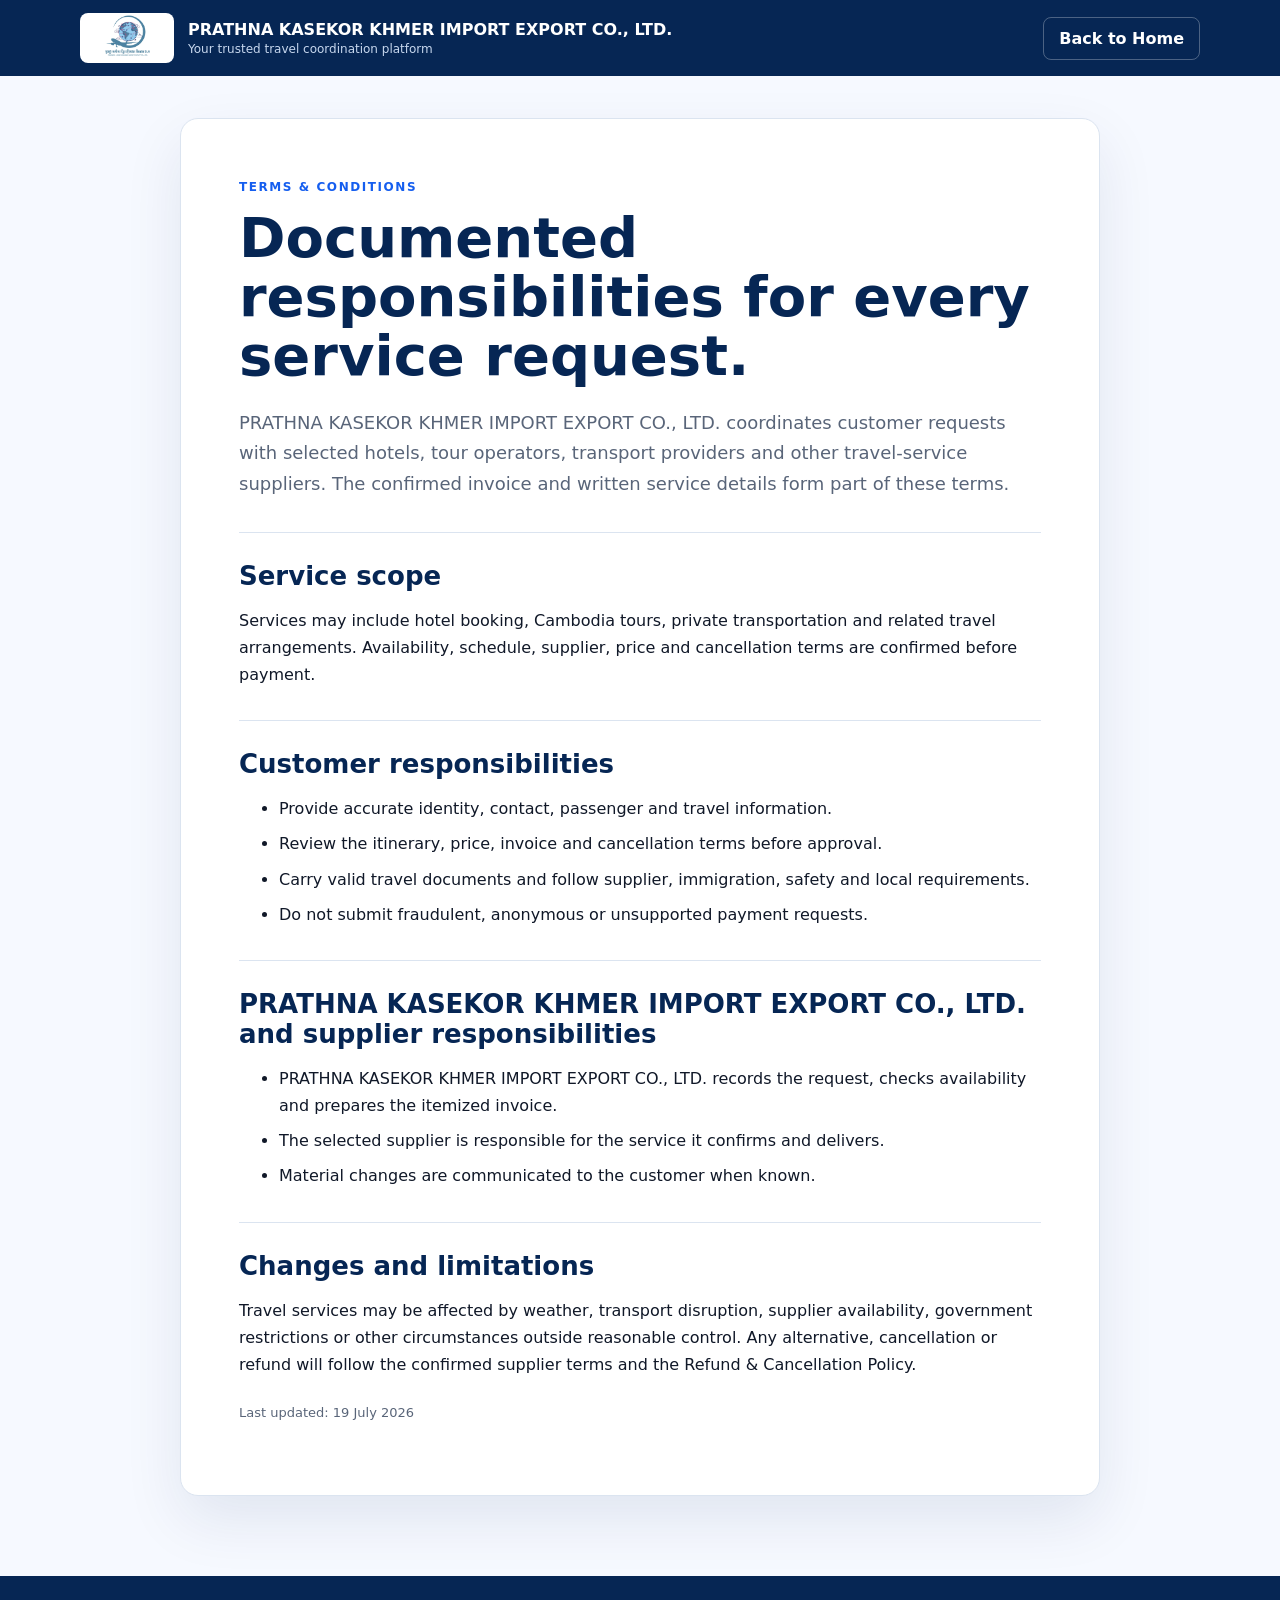
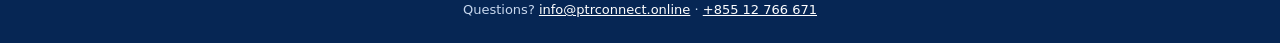
<file: terms.html>
<!doctype html>
<html lang="en">
<head>
  <meta charset="utf-8" />
  <meta name="viewport" content="width=device-width, initial-scale=1" />
  <meta name="description" content="PRATHNA KASEKOR KHMER IMPORT EXPORT CO., LTD. terms and conditions for travel coordination services." />
  <title>Terms &amp; Conditions | PRATHNA KASEKOR KHMER IMPORT EXPORT CO., LTD.</title>
  <link rel="icon" type="image/png" href="assets/prathna-kasekor-khmer-logo.png" />
  <link rel="stylesheet" href="policy-styles.css" />
</head>
<body>
  <header class="policy-header"><a class="policy-brand" href="index.html"><img src="assets/prathna-kasekor-khmer-logo.png" alt="PRATHNA KASEKOR KHMER IMPORT EXPORT CO., LTD." /><span><strong>PRATHNA KASEKOR KHMER IMPORT EXPORT CO., LTD.</strong><small>Your trusted travel coordination platform</small></span></a><a class="policy-home" href="index.html">Back to Home</a></header>
  <main class="policy-shell">
    <p class="eyebrow">Terms &amp; Conditions</p>
    <h1>Documented responsibilities for every service request.</h1>
    <p class="policy-lead">PRATHNA KASEKOR KHMER IMPORT EXPORT CO., LTD. coordinates customer requests with selected hotels, tour operators, transport providers and other travel-service suppliers. The confirmed invoice and written service details form part of these terms.</p>
    <section><h2>Service scope</h2><p>Services may include hotel booking, Cambodia tours, private transportation and related travel arrangements. Availability, schedule, supplier, price and cancellation terms are confirmed before payment.</p></section>
    <section><h2>Customer responsibilities</h2><ul><li>Provide accurate identity, contact, passenger and travel information.</li><li>Review the itinerary, price, invoice and cancellation terms before approval.</li><li>Carry valid travel documents and follow supplier, immigration, safety and local requirements.</li><li>Do not submit fraudulent, anonymous or unsupported payment requests.</li></ul></section>
    <section><h2>PRATHNA KASEKOR KHMER IMPORT EXPORT CO., LTD. and supplier responsibilities</h2><ul><li>PRATHNA KASEKOR KHMER IMPORT EXPORT CO., LTD. records the request, checks availability and prepares the itemized invoice.</li><li>The selected supplier is responsible for the service it confirms and delivers.</li><li>Material changes are communicated to the customer when known.</li></ul></section>
    <section><h2>Changes and limitations</h2><p>Travel services may be affected by weather, transport disruption, supplier availability, government restrictions or other circumstances outside reasonable control. Any alternative, cancellation or refund will follow the confirmed supplier terms and the Refund &amp; Cancellation Policy.</p></section>
    <p class="policy-meta">Last updated: 19 July 2026</p>
  </main>
  <footer class="policy-footer">Questions? <a href="mailto:info@ptrconnect.online">info@ptrconnect.online</a> · <a href="tel:+85512766671">+855 12 766 671</a></footer>
</body>
</html>
</file>
<file: styles.css>
:root {
  --ink: #111513;
  --paper: #f6f2ea;
  --ivory: #fffaf0;
  --muted: #756f64;
  --gold: #b88a3a;
  --green: #164437;
  --green-2: #246c57;
  --blue: #0d56a0;
  --booking-blue: #003b95;
  --search-yellow: #febb02;
  --line: rgba(17, 21, 19, 0.14);
  --shadow: 0 24px 70px rgba(17, 21, 19, 0.16);
}

* {
  box-sizing: border-box;
}

html {
  scroll-behavior: smooth;
}

body {
  margin: 0;
  color: var(--ink);
  background: #fff;
  font-family: Inter, ui-sans-serif, system-ui, -apple-system, BlinkMacSystemFont, "Segoe UI", sans-serif;
}

img {
  display: block;
  width: 100%;
}

a {
  color: inherit;
  text-decoration: none;
}

.site-header {
  position: absolute;
  z-index: 20;
  top: 0;
  left: 0;
  right: 0;
  display: flex;
  align-items: center;
  justify-content: space-between;
  gap: 24px;
  max-width: 1220px;
  margin: 0 auto;
  padding: 18px clamp(18px, 3vw, 34px);
  color: var(--ivory);
  background: transparent;
}

.brand {
  display: inline-flex;
  align-items: center;
  gap: 12px;
  min-width: 0;
}

.brand-mark {
  display: grid;
  width: 44px;
  height: 44px;
  place-items: center;
  border: 1px solid rgba(255, 250, 240, 0.45);
  background: rgba(255, 250, 240, 0.12);
  color: #f4d68e;
  font-weight: 800;
  letter-spacing: 0;
}

.brand strong,
.brand small {
  display: block;
  line-height: 1.05;
}

.brand small {
  margin-top: 4px;
  color: rgba(255, 250, 240, 0.72);
  font-size: 12px;
}

.nav-links {
  display: flex;
  align-items: center;
  gap: clamp(12px, 2vw, 28px);
  font-size: 14px;
  font-weight: 700;
  color: rgba(255, 250, 240, 0.78);
}

.nav-links a:hover {
  color: var(--ivory);
}

.hero {
  position: relative;
  min-height: 214px;
  overflow: hidden;
  color: var(--ivory);
  background: var(--ink);
}

.hero > img {
  position: absolute;
  inset: 0;
  height: 100%;
  object-fit: cover;
}

.hero-shade {
  position: absolute;
  inset: 0;
  background:
    linear-gradient(90deg, rgba(17, 21, 19, 0.94) 0%, rgba(17, 21, 19, 0.82) 42%, rgba(17, 21, 19, 0.42) 100%),
    linear-gradient(0deg, rgba(17, 21, 19, 0.78), rgba(17, 21, 19, 0.16) 52%);
}

.hero-content {
  display: none;
}

.eyebrow {
  margin: 0 0 14px;
  color: var(--gold);
  font-size: 12px;
  font-weight: 900;
  letter-spacing: 0;
  text-transform: uppercase;
}

h1,
h2,
h3,
p {
  margin-top: 0;
}

h1 {
  max-width: 620px;
  margin-bottom: 12px;
  font-size: 38px;
  line-height: 1;
  letter-spacing: 0;
}

h2 {
  margin-bottom: 18px;
  font-size: clamp(34px, 4.4vw, 52px);
  line-height: 1.02;
  letter-spacing: 0;
}

h3 {
  margin-bottom: 10px;
  font-size: 22px;
  line-height: 1.15;
}

.hero-copy {
  max-width: 620px;
  color: rgba(255, 250, 240, 0.82);
  font-size: 16px;
  line-height: 1.55;
}

.hero-actions {
  display: none;
  flex-wrap: wrap;
  gap: 12px;
  margin-top: 34px;
}

.button {
  display: inline-flex;
  min-height: 48px;
  align-items: center;
  justify-content: center;
  border: 1px solid transparent;
  padding: 13px 20px;
  font-weight: 800;
  transition: transform 0.2s ease, background 0.2s ease, border-color 0.2s ease;
}

.button:hover {
  transform: translateY(-2px);
}

.button.primary {
  background: var(--gold);
  color: #17120a;
}

.button.secondary {
  border-color: rgba(255, 250, 240, 0.35);
  background: rgba(255, 250, 240, 0.08);
  color: var(--ivory);
}

.request-section .button.secondary,
.login-panel .button.secondary,
.invoice-review-panel .button.secondary {
  border-color: var(--line);
  background: #fff;
  color: var(--ink);
}

.request-section .button.secondary:hover,
.login-panel .button.secondary:hover,
.invoice-review-panel .button.secondary:hover {
  border-color: rgba(184, 138, 58, 0.65);
  background: rgba(184, 138, 58, 0.12);
}

.button:disabled {
  opacity: 0.55;
  cursor: not-allowed;
  transform: none;
}

.button.full {
  width: 100%;
}

.trust-band {
  display: grid;
  grid-template-columns: repeat(3, 1fr);
  border-top: 1px solid var(--line);
  border-bottom: 1px solid var(--line);
  background: #fffaf0;
}

.booking-dashboard {
  padding: 0 clamp(18px, 5vw, 70px) 72px;
  background: #fff;
}

.dashboard-hero {
  max-width: 1220px;
  margin: -28px auto 32px;
  padding: clamp(26px, 4vw, 42px);
  position: relative;
  z-index: 3;
  border: 0;
  background: var(--blue);
  color: #fff;
  box-shadow: 0 22px 54px rgba(13, 86, 160, 0.2);
}

.dashboard-hero .eyebrow {
  color: #ffd15c;
}

.dashboard-hero h2 {
  max-width: 820px;
  margin-bottom: 10px;
  color: #fff;
}

.dashboard-hero p {
  color: rgba(255, 255, 255, 0.86);
}

.booking-search {
  display: grid;
  grid-template-columns: 1.3fr 0.88fr 0.88fr 0.95fr auto;
  gap: 4px;
  margin-top: 28px;
  padding: 4px;
  background: var(--search-yellow);
  border-radius: 4px;
  box-shadow: 0 10px 24px rgba(17, 21, 19, 0.16);
}

.booking-search label {
  gap: 6px;
  min-width: 0;
  padding: 10px 12px;
  background: #fff;
  color: var(--ink);
  font-size: 12px;
}

.booking-search input {
  min-width: 0;
  border: 0;
  padding: 0;
  min-height: 24px;
}

.booking-search .button {
  min-height: 72px;
  background: #006ce4;
  color: #fff;
}

.dashboard-block {
  max-width: 1220px;
  margin: 0 auto 34px;
}

.dashboard-title {
  display: flex;
  align-items: end;
  justify-content: space-between;
  gap: 18px;
  margin-bottom: 14px;
}

.dashboard-title h3 {
  margin: 0;
}

.dashboard-title p {
  margin: 5px 0 0;
  color: var(--muted);
}

.dashboard-title a {
  color: var(--green);
  font-size: 14px;
  font-weight: 900;
}

.destination-row,
.stay-row {
  display: grid;
  gap: 16px;
}

.destination-row {
  grid-template-columns: repeat(5, minmax(0, 1fr));
}

.destination-row article,
.stay-row article {
  overflow: hidden;
  border: 1px solid var(--line);
  background: #fff;
  box-shadow: 0 10px 26px rgba(17, 21, 19, 0.08);
}

.destination-row img {
  aspect-ratio: 1.5;
  object-fit: cover;
}

.destination-row strong,
.destination-row span {
  display: block;
  padding: 0 12px;
}

.destination-row strong {
  padding-top: 12px;
  font-size: 17px;
}

.destination-row span {
  padding-bottom: 14px;
  color: var(--muted);
  font-size: 13px;
  line-height: 1.35;
}

.stay-row {
  grid-template-columns: repeat(3, minmax(0, 1fr));
}

.activity-tabs {
  display: flex;
  flex-wrap: wrap;
  gap: 10px 14px;
  margin-bottom: 18px;
}

.activity-tabs button {
  border: 1px solid var(--line);
  border-radius: 999px;
  padding: 10px 16px;
  background: #fff;
  color: #1b211d;
  font: inherit;
  font-size: 14px;
  font-weight: 800;
}

.activity-tabs button.active {
  border-color: #0071c2;
  background: rgba(0, 113, 194, 0.08);
  color: #0071c2;
}

.activity-row {
  display: grid;
  grid-template-columns: repeat(4, minmax(0, 1fr));
  gap: 18px;
}

.activity-row article {
  position: relative;
  overflow: hidden;
  border: 1px solid var(--line);
  background: #fff;
  box-shadow: 0 12px 30px rgba(17, 21, 19, 0.1);
}

.activity-row article.is-hidden {
  display: none;
}

.activity-row img {
  aspect-ratio: 1.45;
  object-fit: cover;
}

.activity-row .badge {
  position: absolute;
  top: 12px;
  left: 12px;
  border-radius: 3px;
  padding: 5px 8px;
  background: #0e4b8f;
  color: #fff;
  font-size: 12px;
  font-weight: 900;
}

.activity-row article > div {
  display: grid;
  min-height: 230px;
  padding: 16px;
}

.activity-row strong,
.activity-row small,
.activity-row em {
  display: block;
}

.activity-row strong {
  font-size: 18px;
  line-height: 1.28;
}

.activity-row small {
  margin-top: 8px;
  color: var(--muted);
  font-size: 13px;
}

.activity-row p {
  margin: 9px 0 16px;
  color: var(--muted);
  font-size: 13px;
  line-height: 1.45;
}

.activity-row p b {
  color: #f2a900;
}

.activity-row footer {
  display: flex;
  align-items: end;
  justify-content: flex-end;
  gap: 6px;
  margin-top: auto;
}

.activity-row footer span {
  color: var(--muted);
  font-size: 12px;
}

.activity-row footer b {
  font-size: 20px;
}

.activity-row em {
  margin-top: 8px;
  color: #13853d;
  font-size: 13px;
  font-style: normal;
  text-align: right;
}

.stay-row img {
  aspect-ratio: 1.42;
  object-fit: cover;
}

.stay-row div {
  padding: 16px;
}

.stay-row strong,
.stay-row span {
  display: block;
}

.stay-row span {
  margin-top: 6px;
  color: var(--muted);
  line-height: 1.35;
}

.trust-band div {
  padding: 28px clamp(18px, 4vw, 44px);
  border-right: 1px solid var(--line);
}

.trust-band div:last-child {
  border-right: 0;
}

.trust-band strong,
.trust-band span {
  display: block;
}

.trust-band span {
  margin-top: 6px;
  color: var(--muted);
  line-height: 1.45;
}

.section {
  padding: clamp(58px, 8vw, 94px) clamp(20px, 5vw, 70px);
}

.section-heading {
  display: grid;
  grid-template-columns: minmax(220px, 0.85fr) minmax(280px, 1.15fr);
  gap: 28px;
  align-items: end;
  max-width: 1220px;
  margin: 0 auto 36px;
}

.section-heading > p:last-child,
.request-copy p,
.payment-panel p,
.safety-grid p,
.checkout-copy p,
.checkout-card p,
.checkout-summary p {
  color: var(--muted);
  line-height: 1.7;
}

.section-heading.narrow {
  display: block;
  max-width: 760px;
  text-align: center;
}

.service-grid {
  display: grid;
  grid-template-columns: repeat(3, minmax(0, 1fr));
  gap: 22px;
  max-width: 1220px;
  margin: 0 auto;
}

.service-grid.four {
  grid-template-columns: repeat(4, minmax(0, 1fr));
}

.service-card {
  overflow: hidden;
  border: 1px solid var(--line);
  background: var(--ivory);
  box-shadow: 0 18px 48px rgba(17, 21, 19, 0.08);
}

.service-card.featured {
  transform: translateY(-18px);
  border-color: rgba(184, 138, 58, 0.6);
}

.service-card img {
  aspect-ratio: 1.38;
  object-fit: cover;
}

.card-body {
  padding: 24px;
}

.price-row {
  display: grid;
  grid-template-columns: 1fr auto;
  gap: 16px;
  align-items: start;
}

.price-row strong {
  color: var(--green);
  font-size: 24px;
  white-space: nowrap;
}

.price-row span {
  display: block;
  color: var(--muted);
  font-size: 12px;
  font-weight: 800;
  text-align: right;
}

.service-card p {
  color: var(--muted);
  line-height: 1.65;
}

.service-card ul {
  display: grid;
  gap: 10px;
  margin: 20px 0 0;
  padding: 0;
  list-style: none;
}

.service-card li {
  position: relative;
  padding-left: 20px;
  color: #353b36;
  line-height: 1.45;
}

.service-card li::before {
  position: absolute;
  top: 0.58em;
  left: 0;
  width: 8px;
  height: 8px;
  background: var(--gold);
  content: "";
}

.process-section,
.calculator-section {
  background: #10251f;
  color: var(--ivory);
}

.flow {
  display: grid;
  grid-template-columns: repeat(6, minmax(0, 1fr));
  gap: 1px;
  max-width: 1240px;
  margin: 0 auto;
  background: rgba(255, 250, 240, 0.2);
}

.flow article {
  min-height: 248px;
  padding: 24px;
  background: #10251f;
}

.flow span {
  display: block;
  margin-bottom: 40px;
  color: var(--gold);
  font-weight: 900;
}

.flow p {
  color: rgba(255, 250, 240, 0.72);
  line-height: 1.65;
}

.payment-section {
  background: var(--ivory);
}

.proof-section {
  background: #fff;
}

.proof-grid {
  display: grid;
  grid-template-columns: repeat(4, minmax(0, 1fr));
  gap: 1px;
  max-width: 1180px;
  margin: 0 auto;
  border: 1px solid var(--line);
  background: var(--line);
}

.proof-grid article {
  min-height: 210px;
  padding: 26px;
  background: #fffaf0;
}

.proof-grid span {
  display: block;
  margin-bottom: 18px;
  color: var(--gold);
  font-size: 12px;
  font-weight: 900;
  text-transform: uppercase;
}

.proof-grid p {
  color: var(--muted);
  line-height: 1.65;
}

.company-section {
  background: #fffaf0;
}

.company-grid {
  display: grid;
  grid-template-columns: repeat(4, minmax(0, 1fr));
  gap: 1px;
  max-width: 1180px;
  margin: 0 auto;
  border: 1px solid var(--line);
  background: var(--line);
}

.company-grid article {
  min-height: 190px;
  padding: 26px;
  background: #fff;
}

.company-grid p {
  color: var(--muted);
  line-height: 1.65;
}

.safety-section,
.review-section {
  background: #fff;
}

.checkout-section {
  display: grid;
  grid-template-columns: minmax(260px, 0.72fr) minmax(340px, 1.28fr);
  gap: 46px;
  align-items: start;
  max-width: 1220px;
  margin: 0 auto;
}

.checkout-grid {
  display: grid;
  grid-template-columns: 1fr;
  gap: 18px;
}

.checkout-summary {
  border: 1px solid var(--line);
  background: #fff;
  padding: 24px;
  box-shadow: 0 18px 48px rgba(17, 21, 19, 0.08);
}

.summary-top small {
  color: var(--gold);
  font-size: 12px;
  font-weight: 900;
  text-transform: uppercase;
}

.wizard-steps {
  display: grid;
  gap: 10px;
  margin-top: 24px;
}

.wizard-steps span {
  border: 1px solid var(--line);
  background: #fffaf0;
  color: var(--muted);
  padding: 12px 14px;
  font-size: 13px;
  font-weight: 900;
}

.wizard-steps span.active {
  border-color: rgba(184, 138, 58, 0.55);
  background: rgba(184, 138, 58, 0.12);
  color: var(--ink);
}

.checkout-summary {
  background: #f8f5ef;
}

.summary-top {
  display: flex;
  justify-content: space-between;
  gap: 16px;
  margin-bottom: 18px;
}

.checkout-summary dl {
  display: grid;
  gap: 1px;
  margin: 0 0 20px;
  background: var(--line);
  border: 1px solid var(--line);
}

.checkout-summary dl div {
  display: flex;
  justify-content: space-between;
  gap: 16px;
  padding: 13px 14px;
  background: #fffaf0;
}

.checkout-summary dt,
.checkout-summary dd {
  margin: 0;
}

.checkout-summary dt {
  color: var(--muted);
}

.checkout-summary dd {
  font-weight: 900;
  text-align: right;
}

.checkout-summary .total {
  color: var(--ivory);
  background: var(--green);
}

.checkout-summary .total dt {
  color: rgba(255, 250, 240, 0.75);
}

.checkout-preview-form {
  display: grid;
  gap: 14px;
  margin-top: 18px;
  padding: 20px;
  border: 1px solid var(--line);
  background: #fff;
}

.checkout-preview-form[hidden] {
  display: none;
}

.card-preview-top {
  display: grid;
  grid-template-columns: 64px 1fr auto;
  align-items: center;
  gap: 12px;
  margin-bottom: 4px;
}

.icon-button {
  width: 64px;
  height: 36px;
  border: 1px solid var(--line);
  background: #fff;
  color: var(--ink);
  font-size: 12px;
  font-weight: 900;
  cursor: pointer;
}

.card-brands {
  color: #0b57d0;
  font-size: 12px;
  font-weight: 900;
  text-transform: uppercase;
}

.secure-note {
  margin: 2px 0 0;
  padding: 12px;
  background: rgba(11, 87, 208, 0.07);
  border: 1px solid rgba(11, 87, 208, 0.16);
  color: var(--muted);
  font-size: 13px;
  line-height: 1.45;
  text-align: center;
}

.safety-grid {
  display: grid;
  grid-template-columns: repeat(4, minmax(0, 1fr));
  gap: 1px;
  max-width: 1180px;
  margin: 0 auto;
  background: var(--line);
  border: 1px solid var(--line);
}

.safety-grid article {
  min-height: 210px;
  padding: 26px;
  background: #fffaf0;
}

.review-grid {
  display: grid;
  grid-template-columns: repeat(3, minmax(0, 1fr));
  gap: 1px;
  max-width: 1180px;
  margin: 0 auto;
  border: 1px solid var(--line);
  background: var(--line);
}

.review-grid article {
  display: grid;
  gap: 10px;
  min-height: 150px;
  padding: 24px;
  background: #fffaf0;
}

.review-grid strong,
.review-grid span {
  display: block;
}

.review-grid span {
  color: var(--muted);
  line-height: 1.55;
}

.payment-panel {
  display: grid;
  grid-template-columns: 0.86fr 1.14fr;
  gap: 46px;
  align-items: start;
  max-width: 1180px;
  margin: 0 auto;
  padding: clamp(28px, 5vw, 50px);
  border: 1px solid var(--line);
  background: #fff;
  box-shadow: var(--shadow);
}

.payment-checklist {
  display: grid;
  gap: 12px;
}

.payment-checklist div {
  display: grid;
  grid-template-columns: 58px 1fr;
  gap: 16px;
  align-items: center;
  min-height: 72px;
  padding: 14px;
  border: 1px solid var(--line);
  background: #f8f5ef;
}

.payment-checklist strong {
  color: var(--gold);
  font-size: 18px;
}

.payment-checklist span {
  color: #333933;
  line-height: 1.45;
}

.estimator {
  display: grid;
  grid-template-columns: 1fr 180px minmax(260px, 0.7fr);
  gap: 18px;
  max-width: 980px;
  margin: 0 auto;
  padding: 26px;
  border: 1px solid rgba(255, 250, 240, 0.18);
  background: rgba(255, 250, 240, 0.08);
}

label {
  display: grid;
  gap: 9px;
  color: inherit;
  font-size: 13px;
  font-weight: 900;
}

input,
select,
textarea {
  width: 100%;
  border: 1px solid var(--line);
  border-radius: 0;
  padding: 14px 13px;
  background: #fff;
  color: var(--ink);
  font: inherit;
}

input:disabled {
  background: #f4f6f8;
  color: #687385;
  cursor: not-allowed;
}

.calculator-section select,
.calculator-section input {
  border-color: rgba(255, 250, 240, 0.25);
}

.estimate-result {
  display: grid;
  gap: 6px;
  padding: 16px 18px;
  background: var(--ivory);
  color: var(--ink);
}

.estimate-result span {
  color: var(--muted);
  font-size: 12px;
  font-weight: 800;
  text-transform: uppercase;
}

.estimate-result strong {
  color: var(--green);
  font-size: 34px;
  line-height: 1;
}

.estimate-result small {
  color: var(--muted);
  line-height: 1.35;
}

.request-section {
  display: grid;
  grid-template-columns: minmax(260px, 0.9fr) minmax(320px, 1.1fr);
  gap: 54px;
  align-items: start;
  max-width: 1180px;
  margin: 0 auto;
}

.request-form {
  display: grid;
  gap: 16px;
  padding: clamp(24px, 4vw, 38px);
  background: #fff;
  border: 1px solid var(--line);
  box-shadow: var(--shadow);
}

.login-panel {
  display: grid;
  gap: 12px;
  margin-top: 24px;
  padding: 18px;
  border: 1px solid var(--line);
  background: #fffaf0;
}

.login-panel p {
  margin: 0;
  color: var(--muted);
  line-height: 1.55;
}

.login-form {
  display: grid;
  gap: 12px;
}

.invoice-review-panel {
  display: grid;
  gap: 18px;
  padding: 22px;
  border: 1px solid rgba(184, 138, 58, 0.55);
  background: #f8f5ef;
}

.invoice-review-panel[hidden] {
  display: none;
}

.invoice-review-panel dl {
  display: grid;
  gap: 1px;
  margin: 0;
  background: var(--line);
  border: 1px solid var(--line);
}

.invoice-review-panel dl div {
  display: flex;
  justify-content: space-between;
  gap: 16px;
  padding: 12px 14px;
  background: #fffaf0;
}

.invoice-review-panel dt,
.invoice-review-panel dd {
  margin: 0;
}

.invoice-review-panel dt {
  color: var(--muted);
}

.invoice-review-panel dd {
  max-width: 58%;
  text-align: right;
  font-weight: 900;
}

.invoice-review-panel .total {
  color: var(--ivory);
  background: var(--green);
}

.invoice-review-panel .total dt {
  color: rgba(255, 250, 240, 0.75);
}

.invoice-conditions {
  display: grid;
  gap: 8px;
  padding: 14px;
  border: 1px solid rgba(11, 87, 208, 0.16);
  background: rgba(11, 87, 208, 0.07);
}

.invoice-conditions p {
  margin: 0;
  color: var(--muted);
  line-height: 1.55;
}

.form-pair {
  display: grid;
  grid-template-columns: repeat(2, minmax(0, 1fr));
  gap: 14px;
}

.request-status {
  border: 1px solid var(--line);
  padding: 12px 14px;
  background: #f8f5ef;
  color: var(--muted);
  font-size: 13px;
  line-height: 1.45;
  text-align: center;
}

.checkout-status {
  margin-top: 14px;
  text-align: left;
}

.request-status.success {
  border-color: rgba(19, 133, 61, 0.35);
  background: rgba(19, 133, 61, 0.08);
  color: #12622f;
}

.form-note {
  margin: 0;
  color: var(--muted);
  font-size: 13px;
  line-height: 1.45;
  text-align: center;
}

.site-footer {
  display: grid;
  grid-template-columns: minmax(260px, 0.7fr) minmax(520px, 1.3fr);
  gap: 44px;
  padding: 44px max(clamp(20px, 5vw, 70px), calc((100vw - 1220px) / 2 + 20px));
  background: var(--ink);
  color: rgba(255, 250, 240, 0.7);
}

.site-footer strong {
  display: block;
  color: var(--ivory);
}

.site-footer span {
  display: block;
  max-width: 680px;
  margin-top: 8px;
  line-height: 1.55;
}

.footer-columns {
  display: grid;
  grid-template-columns: repeat(3, minmax(0, 1fr));
  gap: 34px;
}

.footer-columns nav {
  display: grid;
  align-content: start;
  gap: 10px;
}

.footer-columns h3 {
  margin: 0 0 4px;
  color: var(--ivory);
  font-size: 15px;
}

.footer-columns a {
  color: rgba(255, 250, 240, 0.76);
  font-size: 14px;
  line-height: 1.35;
}

.footer-columns a:hover {
  color: var(--ivory);
}

.policy-page {
  background: #fffaf0;
}

.policy-header {
  display: flex;
  align-items: center;
  justify-content: space-between;
  gap: 22px;
  padding: 22px clamp(20px, 5vw, 70px);
  background: #111513;
  color: var(--ivory);
}

.policy-home {
  border: 1px solid rgba(255, 250, 240, 0.28);
  padding: 11px 15px;
  color: rgba(255, 250, 240, 0.82);
  font-size: 13px;
  font-weight: 800;
}

.policy-shell {
  max-width: 920px;
  margin: 0 auto;
  padding: 72px 22px 96px;
}

.policy-shell h1 {
  color: var(--ink);
  font-size: 56px;
}

.policy-lead {
  color: var(--muted);
  font-size: 20px;
  line-height: 1.65;
}

.policy-shell section {
  margin-top: 34px;
  padding-top: 30px;
  border-top: 1px solid var(--line);
}

.policy-shell h2 {
  font-size: 30px;
}

.policy-shell p,
.policy-shell li {
  color: #393f39;
  line-height: 1.72;
}

.policy-shell ul {
  display: grid;
  gap: 10px;
  margin: 0;
  padding-left: 22px;
}

@media (max-width: 980px) {
  .section-heading,
  .payment-panel,
  .request-section,
  .checkout-section,
  .estimator,
  .safety-grid {
    grid-template-columns: 1fr;
  }

  .service-grid {
    grid-template-columns: 1fr;
  }

  .service-grid.four,
  .company-grid,
  .review-grid,
  .proof-grid {
    grid-template-columns: 1fr;
  }

  .booking-search,
  .destination-row,
  .stay-row,
  .activity-row {
    grid-template-columns: 1fr;
  }

  .booking-search .button {
    min-height: 54px;
  }

  .service-card.featured {
    transform: none;
  }

  .flow {
    grid-template-columns: 1fr;
  }

  .flow article {
    min-height: auto;
  }

  .checkout-grid {
    grid-template-columns: 1fr;
  }
}

@media (max-width: 720px) {
  .site-header {
    position: absolute;
    align-items: flex-start;
  }

  .nav-links {
    display: none;
  }

  .hero {
    min-height: 248px;
  }

  .hero-content {
    padding-top: 104px;
    padding-bottom: 34px;
  }

  h1 {
    font-size: 34px;
    line-height: 1;
  }

  h2 {
    font-size: 34px;
    line-height: 1.04;
  }

  .hero-copy {
    font-size: 16px;
    line-height: 1.55;
  }

  .hero-actions {
    margin-top: 24px;
  }

  .dashboard-hero {
    width: 100%;
    overflow: hidden;
    margin-top: -26px;
    padding: 24px;
  }

  .dashboard-hero h2 {
    max-width: 320px;
    font-size: 26px;
    line-height: 1.08;
  }

  .dashboard-hero p {
    max-width: 320px;
  }

  .booking-dashboard {
    padding-left: 0;
    padding-right: 0;
  }

  .dashboard-block {
    padding-left: 18px;
    padding-right: 18px;
  }

  .booking-search {
    width: 100%;
    max-width: calc(100vw - 48px);
  }

  .trust-band {
    grid-template-columns: 1fr;
  }

  .trust-band div {
    border-right: 0;
    border-bottom: 1px solid var(--line);
  }

  .price-row {
    grid-template-columns: 1fr;
  }

  .form-pair {
    grid-template-columns: 1fr;
  }

  .price-row span {
    text-align: left;
  }

  .site-footer {
    grid-template-columns: 1fr;
  }

  .footer-columns {
    grid-template-columns: 1fr;
  }

  .policy-header {
    align-items: flex-start;
  }

  .policy-shell h1 {
    font-size: 40px;
    line-height: 1.05;
  }
}
</file>
<file: policy-styles.css>
:root {
  --navy: #062654;
  --blue: #155eef;
  --violet: #6f2cff;
  --ink: #101828;
  --muted: #596579;
  --line: #dbe4f0;
  --surface: #f6f9ff;
}

* { box-sizing: border-box; }
html { scroll-behavior: smooth; }
body {
  margin: 0;
  color: var(--ink);
  background: var(--surface);
  font-family: Inter, ui-sans-serif, system-ui, -apple-system, BlinkMacSystemFont, "Segoe UI", sans-serif;
}
a { color: inherit; }
.policy-header {
  display: flex;
  align-items: center;
  justify-content: space-between;
  gap: 24px;
  min-height: 76px;
  padding: 12px max(22px, calc((100vw - 1120px) / 2));
  background: var(--navy);
  color: #fff;
}
.policy-brand {
  display: inline-flex;
  align-items: center;
  gap: 14px;
  color: #fff;
  text-decoration: none;
}
.policy-brand img {
  width: 94px;
  height: 50px;
  border-radius: 8px;
  object-fit: contain;
  background: #fff;
}
.policy-brand strong,
.policy-brand small { display: block; }
.policy-brand small { margin-top: 3px; color: #c7d7ee; font-size: 12px; }
.policy-home {
  border: 1px solid rgba(255,255,255,.28);
  border-radius: 8px;
  padding: 11px 15px;
  color: #fff;
  text-decoration: none;
  font-weight: 750;
}
.policy-home:hover,
.policy-home:focus-visible { background: #fff; color: var(--navy); }
.policy-shell {
  width: min(920px, calc(100% - 36px));
  margin: 42px auto 80px;
  border: 1px solid var(--line);
  border-radius: 18px;
  padding: clamp(28px, 5vw, 58px);
  background: #fff;
  box-shadow: 0 24px 60px rgba(6,38,84,.09);
}
.eyebrow {
  margin: 0 0 12px;
  color: var(--blue);
  font-size: 12px;
  font-weight: 850;
  letter-spacing: .13em;
  text-transform: uppercase;
}
h1 { margin: 0; color: var(--navy); font-size: clamp(34px, 6vw, 56px); line-height: 1.05; }
.policy-lead { margin: 22px 0 0; color: var(--muted); font-size: 18px; line-height: 1.7; }
.policy-shell section { margin-top: 32px; padding-top: 28px; border-top: 1px solid var(--line); }
h2 { margin: 0 0 14px; color: var(--navy); font-size: 26px; }
p, li { line-height: 1.7; }
li + li { margin-top: 8px; }
.policy-meta { margin-top: 24px; color: var(--muted); font-size: 13px; }
.policy-footer { padding: 26px 18px; background: var(--navy); color: #c7d7ee; text-align: center; font-size: 13px; }
.policy-footer a { color: #fff; }
@media (max-width: 620px) {
  .policy-header { align-items: flex-start; }
  .policy-brand span { display: none; }
  .policy-shell { margin-top: 20px; }
}
</file>
